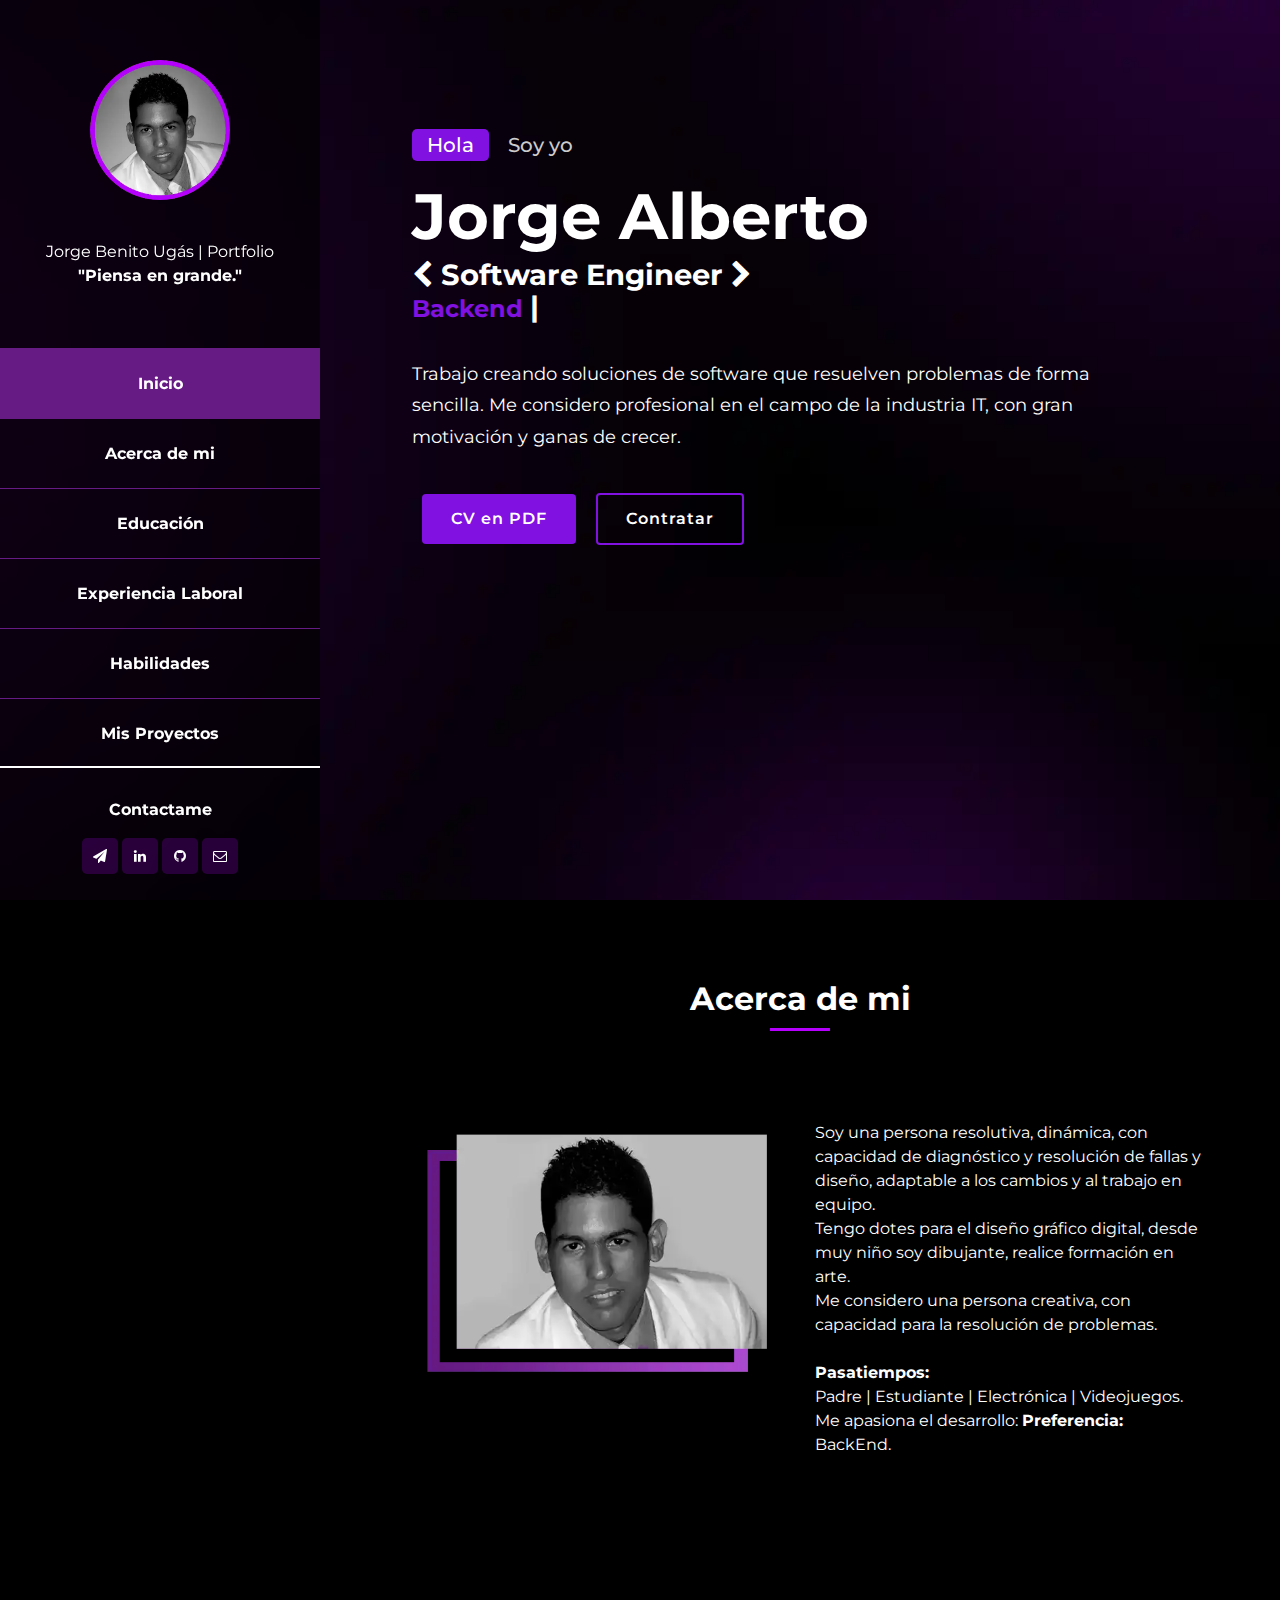
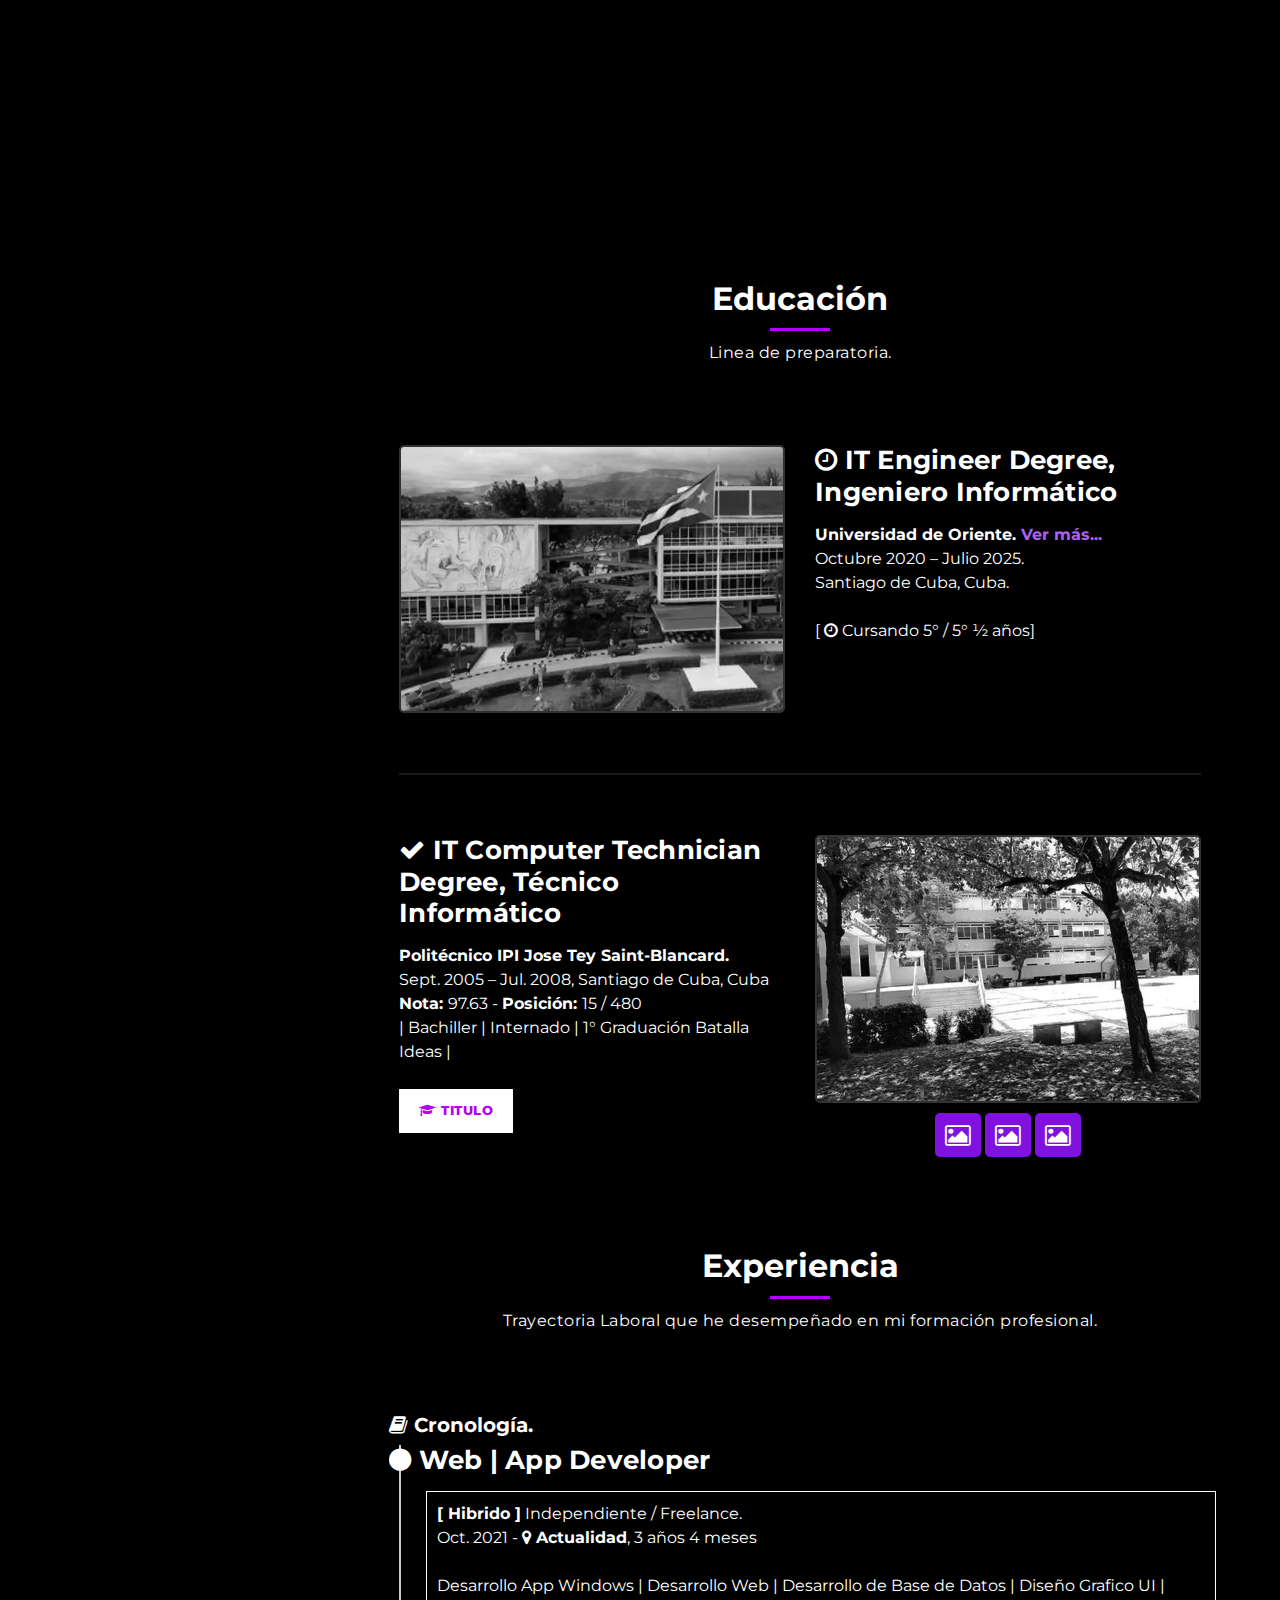
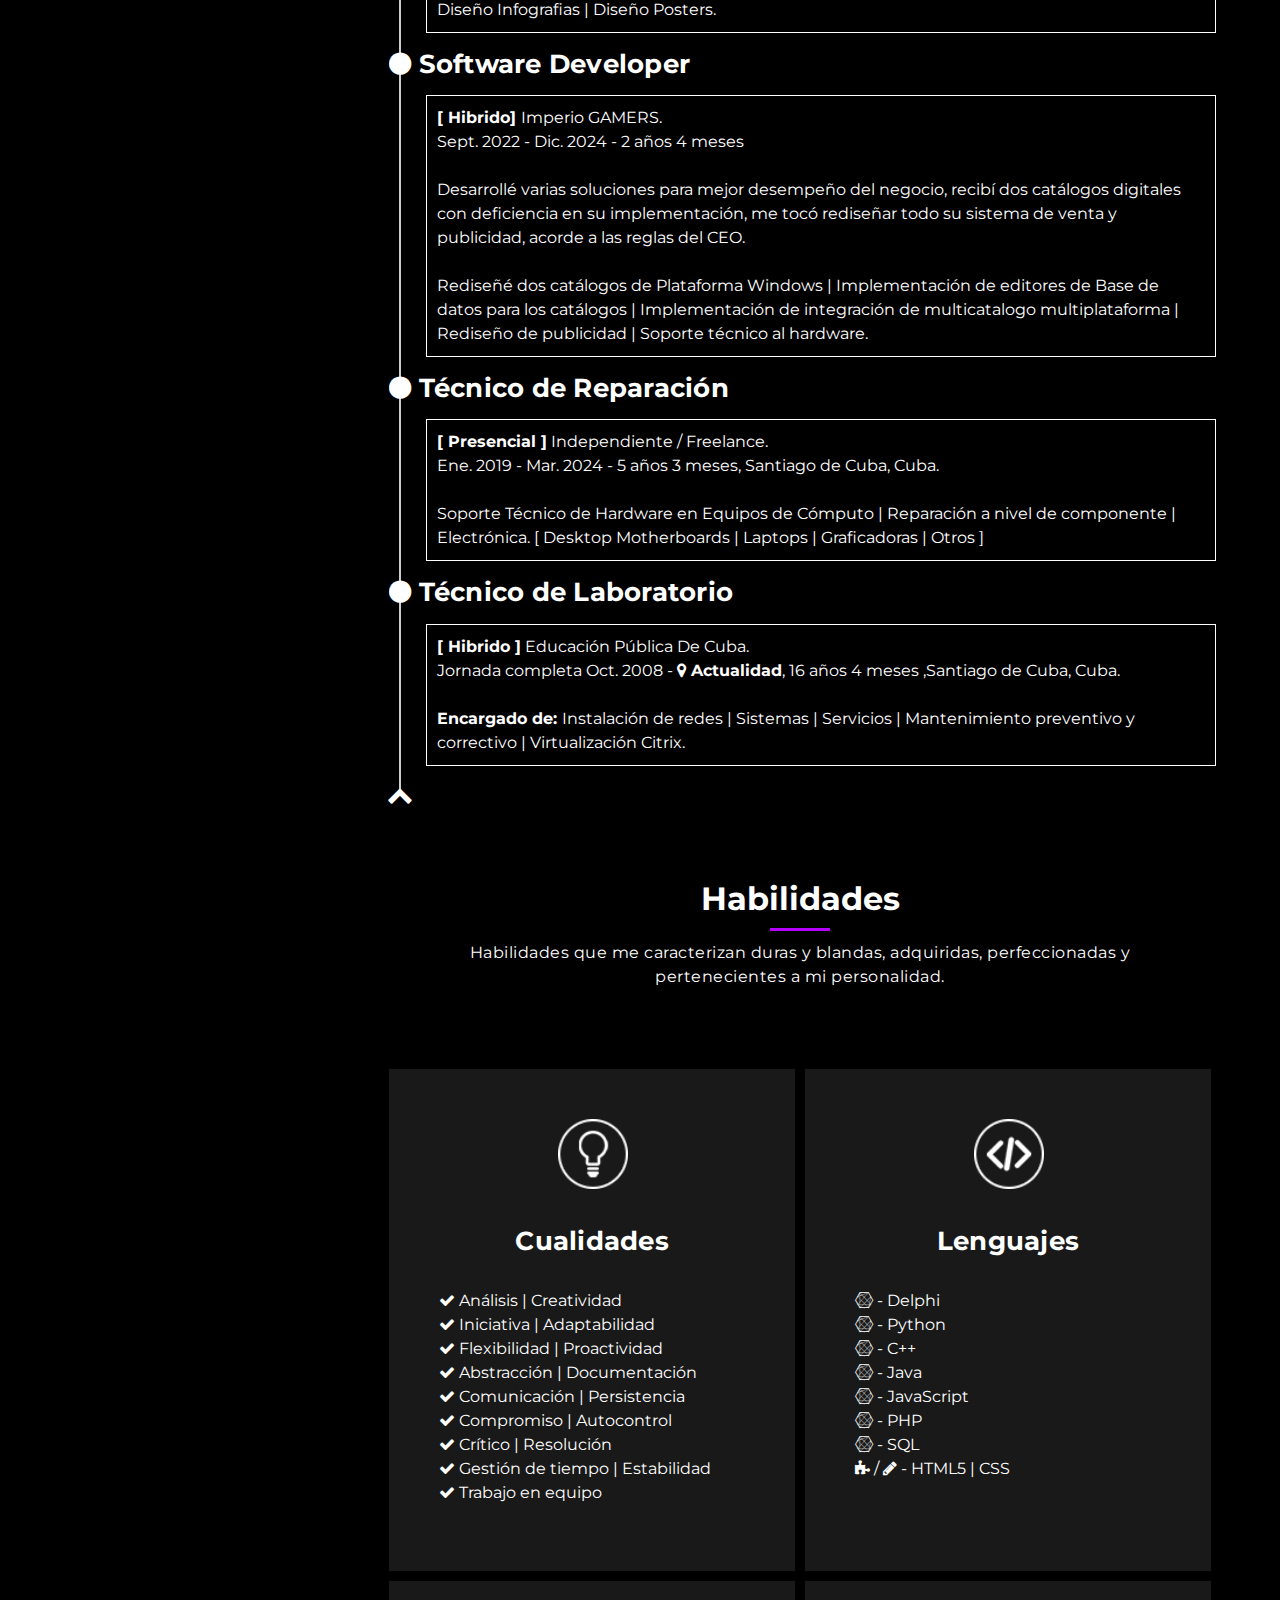
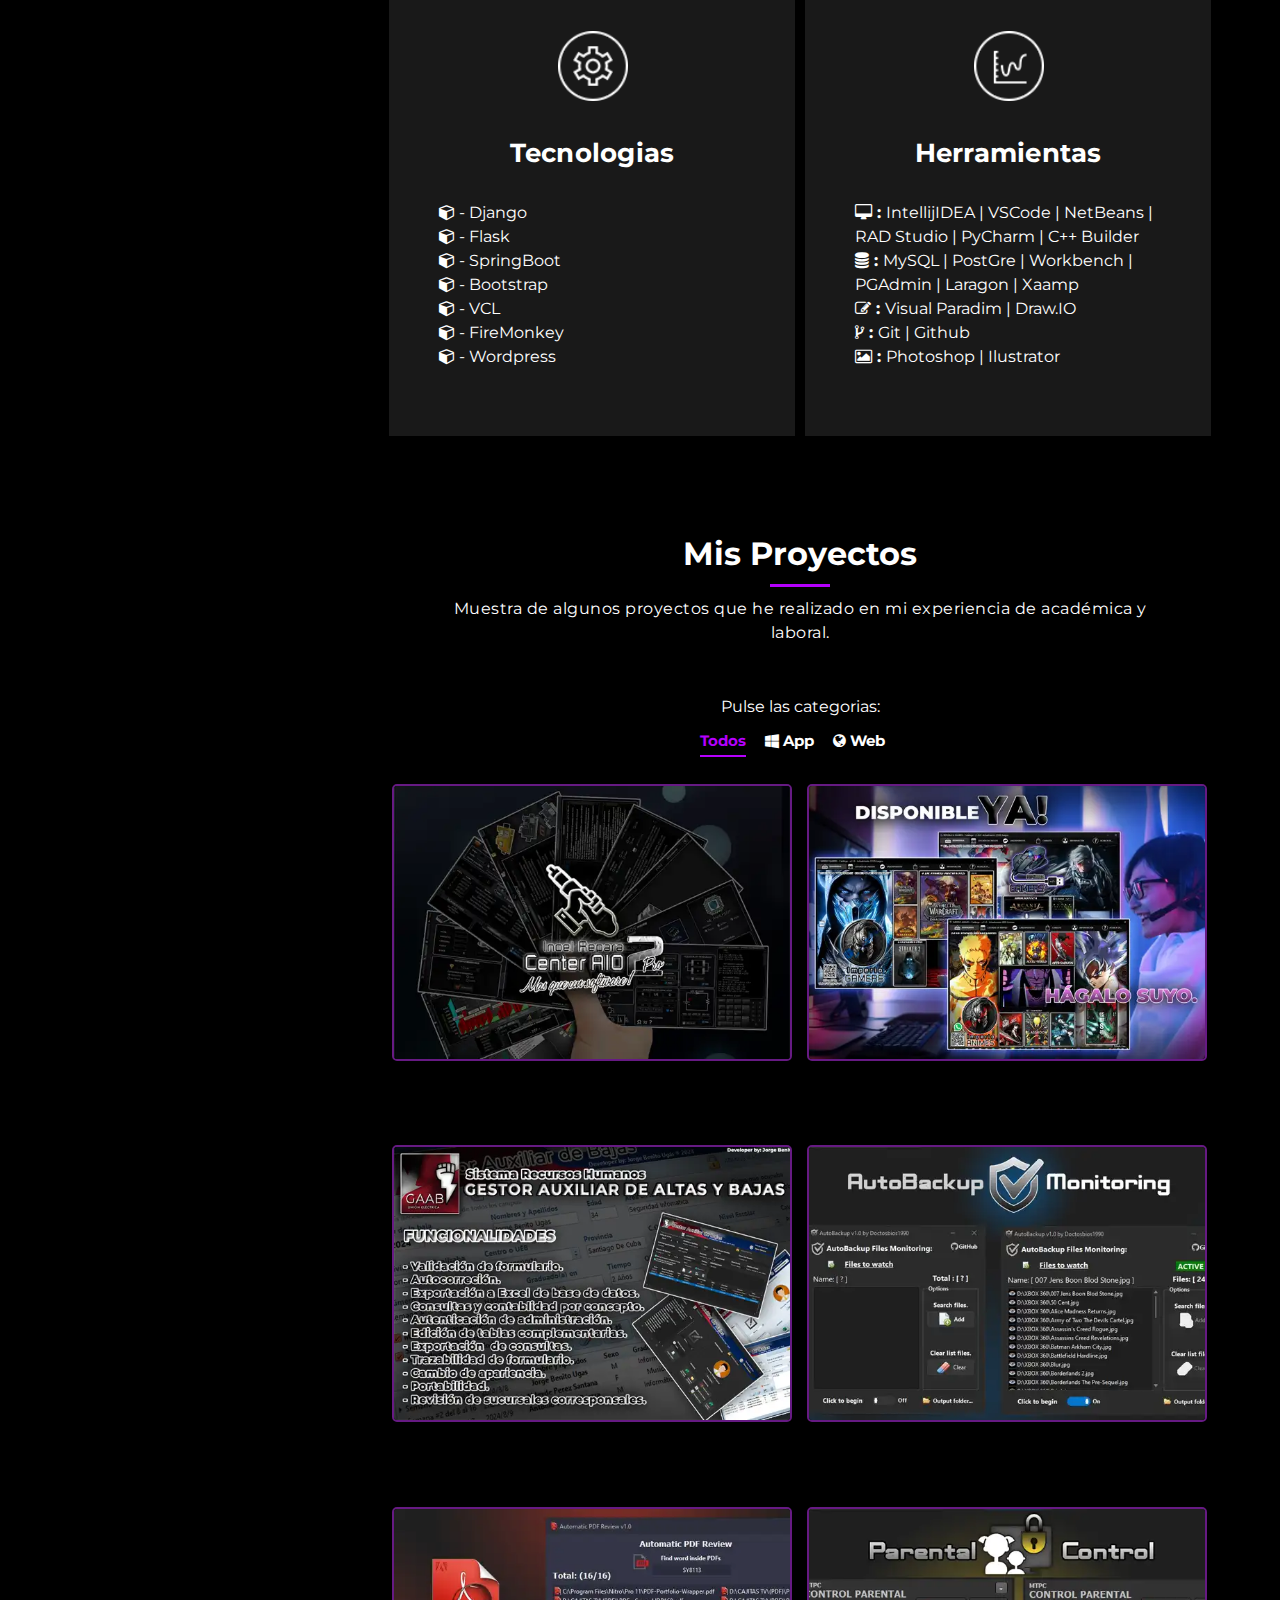
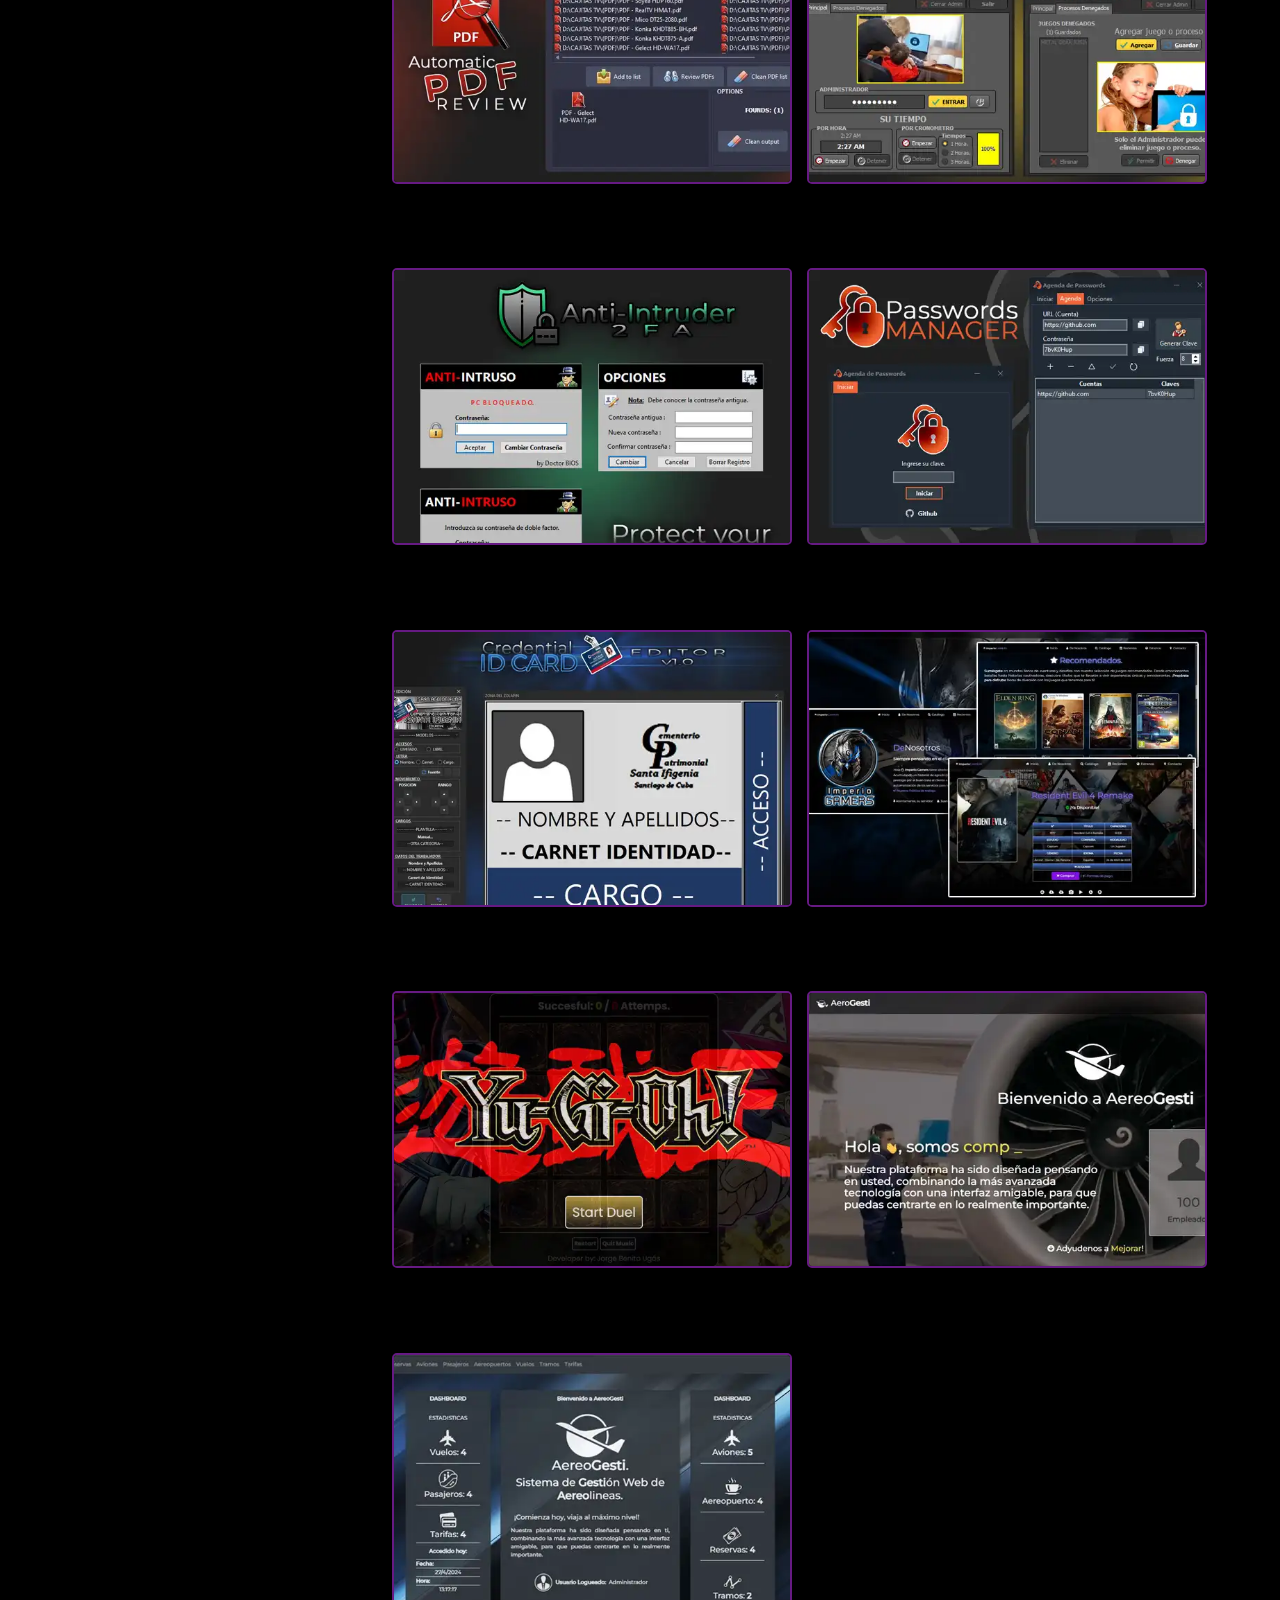
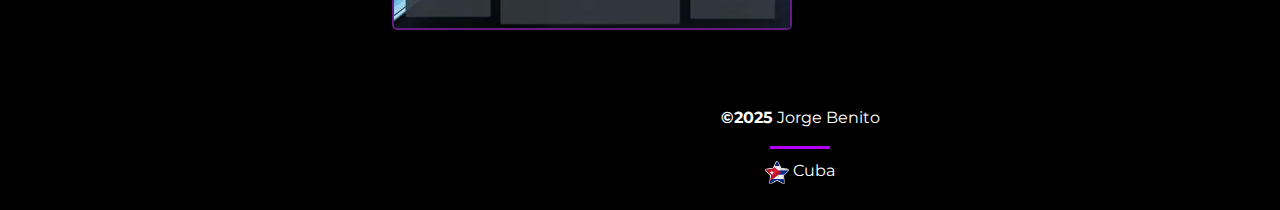
<file: index.html>
<!DOCTYPE html>
<html lang="en">
  <head>
    <meta charset="utf-8" />
    <meta name="viewport" content="width=device-width, initial-scale=1, shrink-to-fit=no"/>
    <meta name="author" content="Jorge Benito Ugás | Portfolio" />

    <!-- Primary Meta Tags -->
    <meta name="title" content="Jorge Benito Ugás | Portfolio">
    <meta name="description" content="Software Engineer • Trabajo creando soluciones de software que resuelven problemas de forma sencilla.">

    <!-- Open Graph / Facebook -->
    <meta property="og:type" content="website">
    <meta property="og:url" content="https://doctorbios1990.github.io">
    <meta property="og:title" content="Jorge Benito Ugás | Portfolio">
    <meta property="og:description" content="Software Engineer • Trabajo creando soluciones de software que resuelven problemas de forma sencilla.">
    <meta property="og:image" content="https://doctorbios1990.github.io/assets/images/thumb.webp">

    <!-- Twitter -->
    <meta property="twitter:card" content="summary_large_image">
    <meta property="twitter:url" content="https://doctorbios1990.github.io">
    <meta property="twitter:title" content="Jorge Benito Ugás | Portfolio">
    <meta property="twitter:description" content="Software Engineer • Trabajo creando soluciones de software que resuelven problemas de forma sencilla.">
    <meta property="twitter:image" content="https://doctorbios1990.github.io/assets/images/Thumb.webp">

    <title>Jorge Benito Ugás | Portfolio</title>
    <link rel="icon" type="image/png" href="favicon.ico">

    <!-- Bootstrap core CSS -->
    <link href="vendor/bootstrap/css/bootstrap.min.css" rel="stylesheet" />

    <!-- Additional CSS Files -->
    <link rel="stylesheet" href="assets/css/fontawesome.css" />
    <link rel="stylesheet" href="assets/css/templatemo-style.css" />
    <link rel="stylesheet" href="assets/css/owl.css" />
    <link rel="stylesheet" href="assets/css/lightbox.css" />
    <link href="assets/css/home.css" rel="stylesheet" />
  </head>

  <body>
  <div id="page-wraper">
      <!-- Sidebar Menu -->
      <div class="responsive-nav">
        <i class="fa fa-bars" id="menu-toggle"></i>
        <div id="menu" class="menu">
          <i class="fa fa-times" id="menu-close"></i>
          <div class="container">
            <div class="image">
              <a href="#"><img src="assets/images/author-image.webp" alt="" /></a>
            </div>

            <div class="author-content">
              <p>Jorge Benito Ugás | Portfolio </br>
              <strong> "Piensa en grande."</strong></p>
            </div>

            <nav class="main-nav" role="navigation">
              <ul class="main-menu">
                <li><a href="#section0">Inicio</a></li>
                <li><a href="#section1">Acerca de mi</a></li>
                <li><a href="#section4">Educación</a></li>
                <li><a href="#section5">Experiencia Laboral</a></li>
                <li><a href="#section2">Habilidades</a></li>
                <li><a href="#section3">Mis Proyectos</a></li>
              </ul>
            </nav>
            <div class="social-network">
                <p><strong>Contactame</strong></p>
              <ul class="soial-icons">
                <li>
                  <a href="https://t.me/doctorbios"><i class="fa fa-paper-plane"></i></a>
                </li>
                <li>
                  <a href="https://www.linkedin.com/in/jorge-benito-ug%C3%A1s"><i class="fa fa-linkedin"></i></a>
                </li>
                <li>
                  <a href="https://github.com/doctorbios1990"><i class="fa fa-github"></i></a>
                </li>
                <li>
                  <a href="mailto:jorgebenitougas@gmail.com"><i class="fa fa-envelope-o"></i></a>
                </li>
              </ul>
              </br></br>
            </div>
          </div>
        </div>
      </div>
      <!-- End Sidebar Menu -->

      <!-- Home-->
      <section class="section" id="firstSection" data-section="section0">
        <div class="container">

          <div class="home-text">
            <div class="slide">
                <span class="uno"></i>Hola</span>
                <span class="dos">Soy yo</span>
            </div>
            <h1>Jorge Alberto</h1>
            
            <h3><i class="fa fa-chevron-left"></i> Software Engineer <i class="fa fa-chevron-right"></i><br>
            <span class="typer" 
                              id="some-id" 
                              data-delay="100" 
                              data-delim=":" 
                              data-words="Backend Developer.:App Developer.: Web Developer.:" 
                              data-colors="#8011e0;"></span>
                        <span class="cursor" 
                              data-cursordisplay=" |" 
                              data-owner="some-id" 
                              style="transition: all 0.1s ease 0s; opacity: 1;"> |
                        </span>
            </span>
            </h3>

            <p>
              Trabajo creando soluciones de software que resuelven problemas de forma sencilla.
              Me considero profesional en el campo de la industria IT, con gran motivación y ganas de crecer. 
            </p> 

        <div class="button">
		        <a href="cv/CV - Jorge Alberto - ES.pdf" class="btn">CV en PDF</a>
            <a href="tg://resolve?domain=doctorbios&text=Hola, me interesa entrevistarlo." class="btn">Contratar</a>
        </div>
        </div>
     </section>
      <!-- End Home-->

      <!-- About Me-->    
      <section class="section about-me" data-section="section1">
        <div class="container">
          <div class="section-heading">
            <h2>Acerca de mi</h2>
            <div class="line-dec"></div>
          </div>
          <div class="left-image-post">
            <div class="row">
              <div class="col-md-6">
                <div class="left-image">
                  <img id="profile" src="assets/images/profile.webp" alt="Profile" />
                </div>
              </div>
              <div class="col-md-6">
                <div class="right-text">
                  <span>
                    Soy una persona resolutiva, dinámica, con capacidad de diagnóstico y resolución de fallas y diseño, 
                    adaptable a los cambios y al trabajo en equipo. </br>
                    Tengo dotes para el diseño gráfico digital, desde muy niño soy dibujante, realice formación en arte.</br>
                    Me considero una persona creativa, con capacidad para la resolución de problemas.</br></br>
                    <strong>Pasatiempos: </strong></br> Padre | Estudiante | Electrónica | Videojuegos.</br>
                  Me apasiona el desarrollo: <strong>Preferencia: </strong>BackEnd.
                  </span>
                  <p>
                  </p>
                </div>
              </div>
            </div>
          </div>
         </div>
      </section>
      <!-- End About Me-->

      <!-- Education-->
      <section class="section about-me" data-section="section4" id="experiencia">
        <div class="container" >
          <div class="section-heading">
            <h2>Educación</h2>
            <div class="line-dec"></div>
            <span>Linea de preparatoria.</span>
          </div>
          
          <!--Educacion Last-->
          <div class="left-image-post">
            <div class="row">
              <div class="col-md-6">
                <div class="left-image">
                  <img src="assets/images/uni.webp" alt="Uni" id="Exp"/>
                </div>
              </div>
              <div class="col-md-6">
                <div class="right-text">
                  <h4><i class="fa fa-clock-o"></i> IT Engineer Degree, Ingeniero Informático</h4>
                  <p>
                    <strong>Universidad de Oriente.</strong><a target="_blank" href="https://www.uo.edu.cu"> Ver más...</a></br>
                    Octubre 2020 – Julio 2025.</br> Santiago de Cuba, Cuba. </br></br>
                    [ <i class="fa fa-clock-o"></i> Cursando 5° / 5° ½ años]
                  </p>
                </div>
              </div>
            </div>
          </div>
          
          <!--Educacion First-->
          <div class="right-image-post">
            <div class="row">
              <div class="col-md-6">
                <div class="left-text">
                  <h4><i class="fa fa-check"></i> IT Computer Technician Degree, Técnico Informático </h4>
                    <p>
                       <strong>Politécnico IPI Jose Tey Saint-Blancard. </strong></br>
                       Sept. 2005 – Jul. 2008, Santiago de Cuba, Cuba</br>
                       <strong>Nota: </strong>97.63 - <strong>Posición: </strong>15 / 480</br>
                      | Bachiller | Internado | 1° Graduación Batalla Ideas |

                    </p>
                    <div class="white-button">
                      <a
                        href="assets/images/titulo-tecnico.webp"
                        data-lightbox="titulo"
                        data-title="Titulo de Bachiller y Técnico en Informática"
                        ><i class="fa fa-graduation-cap"></i
                      > Titulo</a>

                    </div>                    
                </div>
              </div>
              <div class="col-md-6">
                <div class="right-image">
                   <img src="assets/images/IPI.webp" alt="" id="Exp"/>

                   <!--Scholl picture--> 
                   <center>
                    <figcaption class="pictureSchool">
                        <!-- Picture 1-->
                        <a
                          href="assets/images/gallery-IPI/1.webp"
                          data-lightbox="img-IPI"
                          data-title="Plaza central."
                          ><i class="fa fa-image"></i></a>
                        <!-- Picture 2-->
                        <a
                          href="assets/images/gallery-IPI/2.webp"
                          data-lightbox="img-IPI"
                          data-title="Trabajo Final de Curso."
                        ><i class="fa fa-image"></i></a>

                        <!-- Picture 3-->
                        <a
                          href="assets/images/gallery-IPI/3.webp"
                          data-lightbox="img-IPI"
                          data-title="Estudiantes reunidos."
                        ><i class="fa fa-image"></i></a>
                    </figcaption>
                  </figure>
                  </center>
                  <!--End Scholl picture--> 
                </div>
              </div>
            </div>
          </div>
        </div>
      </section>
      <!-- End Education-->

      <!-- Experience -->
      <section class="section about-me" data-section="section5">
        <div class="container">
          <div class="section-heading">
            <h2>Experiencia</h2>
            <div class="line-dec"></div>
            <span>Trayectoria Laboral que he desempeñado en mi formación profesional.</span>
          </div>

          <div class="row" id="arrowUp">
            <h5 class="title"><strong><i class="fa fa-book"></i> Cronología.</strong></h5>
          </div>

          <div class="expLine">
          <!--Educacion Last-->
          <div class="left-image-post">
            <div class="row">
                    <div class="right-text">
                      <h4 class="title"><i class="fa fa-circle"></i> Web | App Developer</h4>
                      <p>
                        <strong>[ Hibrido ]</strong> Independiente / Freelance.</br>
                        Oct. 2021 - <strong><i class="fa fa-map-marker"></i> Actualidad</strong>, 3 años 4 meses</br></br>
                        Desarrollo App Windows
                        | Desarrollo Web
                        | Desarrollo de Base de Datos
                        | Diseño Grafico UI
                        | Diseño Infografias
                        | Diseño Posters.
                      </p>
                    </div>

                    <div class="right-text">
                      <h4 class="title"><i class="fa fa-circle"></i> Software Developer</h4>
                      <p>
                        <strong>[ Hibrido] </strong> Imperio GAMERS. </br>
                        Sept. 2022 - Dic. 2024 - 2 años 4 meses </br></br>

                        Desarrollé varias soluciones para mejor desempeño del negocio, recibí dos catálogos 
                        digitales con deficiencia en su implementación, me tocó rediseñar todo su sistema de 
                        venta y publicidad, acorde a las reglas del CEO.</br></br>

                        Rediseñé dos catálogos de Plataforma Windows
                        | Implementación de editores de Base de datos para los catálogos
                        | Implementación de integración de multicatalogo multiplataforma
                        | Rediseño de publicidad
                        | Soporte técnico al hardware.
                      </p>
                    </div>              

                    <div class="right-text">
                      <h4 class="title"><i class="fa fa-circle"></i> Técnico de Reparación</h4>
                      <p>
                        <strong>[ Presencial ]</strong> Independiente / Freelance.</br>
                        Ene. 2019 - Mar. 2024 - 5 años 3 meses, Santiago de Cuba, Cuba. </br></br>

                        Soporte Técnico de Hardware en Equipos de Cómputo
                        | Reparación a nivel de componente | Electrónica. [ 
                          Desktop Motherboards
                        | Laptops
                        | Graficadoras
                        | Otros ]
                      </p>
                    </div>

                    <div class="right-text">
                      <h4 class="title"><i class="fa fa-circle"></i> Técnico de Laboratorio</h4>
                      <p>
                        <strong>[ Hibrido ]</strong> Educación Pública De Cuba.</br>
                        Jornada completa Oct. 2008 - <strong><i class="fa fa-map-marker"></i> Actualidad</strong>, 16 años 4 meses ,Santiago de Cuba, Cuba. </br></br>

                        <strong>Encargado de: </strong> 
                        Instalación de redes
                        | Sistemas
                        | Servicios
                        | Mantenimiento preventivo y correctivo
                        | Virtualización Citrix.
                      </p>
                    </div>
              </div>

              <div class="row" id="arrowDown">
                <h4 class="title"><i class="fa fa-chevron-up"></i></h4>
              </div>
              
          </div>
        </div>

        </div>
      </section>
      <!-- End Experience-->

        <!-- Skills -->
            <section class="section my-services" data-section="section2">
              <div class="container">
                <div class="section-heading">
                  <h2>Habilidades</h2>
                  <div class="line-dec"></div>
                  <span>
                    Habilidades que me caracterizan duras y blandas, adquiridas, perfeccionadas y 
                    pertenecientes a mi personalidad.
                  </span>
                </div>
                <div class="row">

                  <!--Item-->
                  <div class="col-md-6">
                    <div class="service-item">
                      <div class="first-service-icon service-icon"></div>
                      <h4>Cualidades</h4></br>
                      <p>
                          <i class="fa fa-check"></i> Análisis | Creatividad</br>
                          <i class="fa fa-check"></i> Iniciativa | Adaptabilidad</br>
                          <i class="fa fa-check"></i> Flexibilidad | Proactividad</br> 
                          <i class="fa fa-check"></i> Abstracción | Documentación</br>
                          <i class="fa fa-check"></i> Comunicación | Persistencia</br>
                          <i class="fa fa-check"></i> Compromiso | Autocontrol</br>
                          <i class="fa fa-check"></i> Crítico | Resolución</br>
                          <i class="fa fa-check"></i> Gestión de tiempo | Estabilidad</br>
                          <i class="fa fa-check"></i> Trabajo en equipo </br>
                      </p>
                    </div>
                  </div>

                  <!--Item-->
                  <div class="col-md-6">
                    <div class="service-item">
                      <div class="second-service-icon service-icon"></div>
                      <h4>Lenguajes</h4></br>
                      <p>
                        <i class="fa fa-connectdevelop"></i> - Delphi</br>
                        <i class="fa fa-connectdevelop"></i> - Python</br>
                        <i class="fa fa-connectdevelop"></i> - C++</br>
                        <i class="fa fa-connectdevelop"></i> - Java</br>
                        <i class="fa fa-connectdevelop"></i> - JavaScript</br>
                        <i class="fa fa-connectdevelop"></i> - PHP</br>
                        <i class="fa fa-connectdevelop"></i> - SQL</br>                  
                        <i class="fa fa-puzzle-piece"></i> / <i class="fa fa-pencil"></i> - HTML5 | CSS
                      </p>

                    </div>
                  </div>

                  <!--Item-->
                  <div class="col-md-6">
                    <div class="service-item">
                      <div class="third-service-icon service-icon"></div>
                      <h4>Tecnologias</h4></br>
                      <p>
                          <i class="fa fa-cube"></i> - Django</br>
                          <i class="fa fa-cube"></i> - Flask</br> 
                          <i class="fa fa-cube"></i> - SpringBoot</br>
                          <i class="fa fa-cube"></i> - Bootstrap</br>
                          <i class="fa fa-cube"></i> - VCL</br>
                          <i class="fa fa-cube"></i> - FireMonkey</br>
                          <i class="fa fa-cube"></i> - Wordpress
                      </p>
                    </div>
                  </div>

                  <!--Item-->
                  <div class="col-md-6">
                    <div class="service-item">
                      <div class="fourth-service-icon service-icon"></div>
                      <h4>Herramientas</h4></br>
                      <p>
                        <strong><i class="fa fa-desktop"></i> : </strong> IntellijIDEA | VSCode | NetBeans | RAD Studio | PyCharm | C++ Builder</br>
                        <strong><i class="fa fa-database"></i> : </strong>MySQL | PostGre | Workbench | PGAdmin | Laragon | Xaamp</br>
                        <strong><i class="fa fa-edit"></i> : </strong> Visual Paradim | Draw.IO</br>
                        <strong><i class="fa fa-code-fork"></i> : </strong> Git | Github</br>
                        <strong><i class="fa fa-image"></i> : </strong> Photoshop | Ilustrator</br>
                      </p>
                    </div>
                  </div>
                </div>
              </div>
            </section>
            <!-- End Skills -->

            <!-- Mys projects -->
            <section class="section my-work" data-section="section3">
              <div class="container">
                <div class="section-heading">
                  <h2>Mis Proyectos</h2>
                  <div class="line-dec"></div>
                  <span>Muestra de algunos proyectos que he realizado en mi experiencia de académica y laboral.</span>
                </div>
                <div class="row">
                  <div class="isotope-wrapper">
                    <center>Pulse las categorias:</center>
                    <form class="isotope-toolbar">
                      <label>
                        <input
                          type="radio"
                          data-type="*"
                          checked=""
                          name="isotope-filter"
                        />
                      <span>Todos</span>
                      </label>

                      <label>
                        <input
                          type="radio"
                          data-type="App"
                          name="isotope-filter"
                        />
                        <span><i class="fa fa-windows"></i> App</span></label
                      >
                      <label>
                        <input
                          type="radio"
                          data-type="Web"
                          name="isotope-filter"
                        />
                        <span><i class="fa fa-globe"></i> Web</span>
                      </label>
                    
                    </form>

                  <!-- Cards -->
                    <div class="isotope-box">

                          <!--App Example--> 
                          <div class="isotope-item" data-type="App">
                            <figure class="snip1321">
                              <img
                                src="assets/images/apps/thumbs/th-center-aio.webp"
                                alt="Automatic PDf Review"
                              />
                              <figcaption>
                                <a
                                  href="aio-center/images/screens/main.webp"
                                  data-lightbox="image-1"
                                  data-title="Center AIO Pro, software de gestion completa de talleres."
                                  ><i class="fa fa-search"></i>
                                </a>
                                <h4>Center AIO Pro.</h4>
                                <a target="_blank" href="https://doctorbios1990.github.io/aio-center">
                                <strong id="proyect">[Website]</strong></a>
                                <a target="_blank" href="https://github.com/DoctorBIOS1990/aio-center-pro">
                                <strong id="proyect">[GitHub]</strong></a>
                                </figcaption>
                            </figure>
                        </div>
                        <!--End App Example--> 

                        <!--App Example--> 
                        <div class="isotope-item" data-type="App">
                          <figure class="snip1321">
                            <img
                              src="assets/images/apps/thumbs/th-catalogos.webp"
                              alt="Auto Backup Monitoring."
                            />
                            <figcaption>
                              <a
                                href="assets/images/apps/catalogos.webp"
                                data-lightbox="image-2"
                                data-title="Catalogos de entretenimiento, gestión de ventas y consultas."
                                ><i class="fa fa-search"></i>
                                </a>
                              <h4>Catálogos de Entretenimiento.</h4>
                              <a target="_blank" href="https://github.com/DoctorBIOS1990/digital-catalogs-for-windows"><strong id="proyect">[Proyecto Github]</strong></a>
                            </figcaption>
                          </figure>
                        </div>
                        <!--End App Example--> 

                        <!--App Example--> 
                        <div class="isotope-item" data-type="App">
                          <figure class="snip1321">
                            <img
                              src="assets/images/apps/thumbs/th-gaab.webp"
                              alt="Auto Backup Monitoring."
                            />
                            <figcaption>
                              <a
                                href="assets/images/apps/gaab.webp"
                                data-lightbox="image-3"
                                data-title="Sistema de gestión de altas y bajas, para la UNE."
                                ><i class="fa fa-search"></i>
                              </a>
                              <h4>Gestor Auxiliar </br>de altas y bajas.</h4>
                              
                            </figcaption>
                          </figure>
                        </div>
                        <!--End App Example--> 

                        <!--App Example--> 
                        <div class="isotope-item" data-type="App">
                          <figure class="snip1321">
                            <img
                              src="assets/images/apps/thumbs/th-auto-backup.webp"
                              alt="Auto Backup Monitoring."
                            />
                            <figcaption>
                              <a
                                href="assets/images/apps/auto-backup.webp"
                                data-lightbox="image-4"
                                data-title="Auto Backup Monitoring"
                                ><i class="fa fa-search"></i>
                              </a>
                              <h4>Auto Backup Monitoring.</h4>
                              <a target="_blank" href="https://github.com/DoctorBIOS1990/auto-backup-monitoring"><strong id="proyect">[Proyecto Github]</strong></a>
                            </figcaption>
                          </figure>
                        </div>
                        <!--End App Example--> 
                      
                        <!--App Example--> 
                        <div class="isotope-item" data-type="App">
                            <figure class="snip1321">
                              <img
                                src="assets/images/apps/thumbs/th-pdf-review.webp"
                                alt="Automatic PDf Review"
                              />
                              <figcaption>
                                <a
                                  href="assets/images/apps/pdf-review.webp"
                                  data-lightbox="image-5"
                                  data-title="Automatic PDF Review"
                                  ><i class="fa fa-search"></i>
                                </a>
                                <h4>Automatic PDF Review.</h4>
                                <a target="_blank" href="https://github.com/DoctorBIOS1990/automatic-pdf-review"><strong id="proyect">[Proyecto Github]</strong></a>
                              </figcaption>
                            </figure>
                        </div>
                        <!--End App Example--> 

                        <!--Web Example--> 
                        
                          <div class="isotope-item" data-type="App">
                            <figure class="snip1321">
                              <img
                                src="assets/images/apps/thumbs/th-control-parental.webp"
                                alt="Control Parental"
                              />
                              <figcaption>
                                <a
                                  href="assets/images/apps/control-arental.webp"
                                  data-lightbox="image-6"
                                  data-title="Control Parental"
                                  ><i class="fa fa-search"></i>
                                </a>
                                <h4>Control Parental.</h4>
                                <a target="_blank" href="https://github.com/DoctorBIOS1990/parental-control"><strong id="proyect">[Proyecto Github]</strong></a>
                              </figcaption>
                            </figure>
                          </div>
                          <!--End App Example--> 

                        <!--App Example--> 
                            <div class="isotope-item" data-type="App">
                            <figure class="snip1321">
                              <img
                                src="assets/images/apps/thumbs/th-anti-intruder.webp"
                                alt="Anti-Intruder"
                              />
                              <figcaption>
                                <a
                                  href="assets/images/apps/anti-inruder.webp"
                                  data-lightbox="image-7"
                                  data-title=Anti-Intruder"
                                  ><i class="fa fa-search"></i>
                                </a>
                                <h4>Anti-Intruder.</h4>
                                <a target="_blank" href="https://github.com/DoctorBIOS1990/anti-intruder-2fa"><strong id="proyect">[Proyecto Github]</strong></a>
                              </figcaption>
                            </figure>
                        </div>
                        <!--End App Example--> 

                        <!--App Example--> 
                        <div class="isotope-item" data-type="App">
                          <figure class="snip1321">
                            <img
                              src="assets/images/apps/thumbs/th-password-manager.webp"
                              alt="Automatic PDf Review"
                            />
                            <figcaption>
                              <a
                                href="assets/images/apps/password-manager.webp"
                                data-lightbox="image-8"
                                data-title="Password Manager"
                                ><i class="fa fa-search"></i>
                              </a>
                              <h4>Password Manager.</h4>
                              <a target="_blank" href="https://github.com/DoctorBIOS1990/passwords-manager"><strong id="proyect">[Proyecto Github]</strong></a>
                            </figcaption>
                          </figure>
                      </div>
                      <!--End App Example--> 

                      <!--App Example--> 
                        <div class="isotope-item" data-type="App">
                          <figure class="snip1321">
                            <img
                              src="assets/images/apps/thumbs/th-credential-id.webp"
                              alt="Credential ID Editor."
                            />
                            <figcaption>
                              <a
                                href="assets/images/apps/editor-credential.webp"
                                data-lightbox="image-9"
                                data-title="Credential ID Editor."
                                ><i class="fa fa-search"></i>
                              </a>
                              <h4>Credential ID Editor.</h4>
                              <a target="_blank" href="https://github.com/DoctorBIOS1990/credential-id-editor"><strong id="proyect">[Proyecto Github]</strong></a>
                            </figcaption>
                          </figure>
                        </div>
                        <!--End App Example--> 
                    
                          <!--Web Example--> 
                          <div class="isotope-item" data-type="Web">
                            <figure class="snip1321">
                              <img
                                src="assets/images/webs/thumbs/th-imperio-web-catalog-php.webp"
                                alt="Imperio PHP Catalog."
                              />
                              <figcaption>
                                <a
                                  href="assets/images/webs/imperio-php.webp"
                                  data-lightbox="image-10"
                                  data-title="Imperio PHP Catalog. Edición Portable para moviles. "
                                  ><i class="fa fa-search"></i>
                                </a>
                                <h4>Imperio Catalog.</h4>
                                <a target="_blank" href="https://github.com/DoctorBIOS1990/web-catalog-php">
                                <strong id="proyect">[Proyecto Github]</strong></a>
                                
                              </figcaption>
                            </figure>
                        </div>
                        <!--End Web Example--> 

                        <!--Web Example--> 
                          <div class="isotope-item" data-type="Web">
                            <figure class="snip1321">
                              <img
                                src="assets/images/webs/thumbs/th-couples.webp"
                                alt="Game Memory Couples."
                              />
                              <figcaption>
                                <a
                                  href="assets/images/webs/memory-couples.webp"
                                  data-lightbox="image-11"
                                  data-title="Couples game for childrens. Tematic: Yu-Gi-Oh! [Bebe llorones and Blaze]"
                                  ><i class="fa fa-search"></i>
                                </a>
                                <h4>Game Memory Couples.</h4>
                                <a target="_blank" href="https://github.com/DoctorBIOS1990/game-memory-couples">
                                </i><strong id="proyect">[Proyecto Github]</strong></a>
                              </figcaption>
                            </figure>
                        </div>
                      <!--End Web Example--> 

                          <!--Web Example--> 
                          <div class="isotope-item" data-type="Web">
                            <figure class="snip1321">
                              <img
                                src="assets/images/webs/thumbs/th-aerogesti-django.webp"
                                alt="Airline Project Django."
                              />
                              <figcaption>
                                <a
                                  href="assets/images/webs/airline-django.webp"
                                  data-lightbox="image-12"
                                  data-title="Airline Project Django."
                                  ><i class="fa fa-search"></i>
                                </a>
                                <h4>Airline Aerogesti.</h4>
                                <strong id="proyect">Django</strong><br>
                                <a target="_blank" href="https://github.com/DoctorBIOS1990/airline-project-django"><strong id="proyect">[Proyecto Github]</strong></a>
                                
                              </figcaption>
                            </figure>
                        </div>
                        <!--End Web Example--> 

                        <!--Web Example--> 
                          <div class="isotope-item" data-type="Web">
                            <figure class="snip1321">
                              <img
                                src="assets/images/webs/thumbs/th-aerogesti-spring.webp"
                                alt="Airline Aerogesti."
                              />
                              <figcaption>
                                <a
                                  href="assets/images/webs/airline-spring.webp"
                                  data-lightbox="image-13"
                                  data-title="Airline Project Spring."
                                  ><i class="fa fa-search"></i>
                                </a>
                                <h4>Airline Aerogesti.</h4>
                                <strong id="proyect">SpringBoot</strong><br>
                                <a target="_blank" href="https://github.com/DoctorBIOS1990/airline-project-spring"><strong id="proyect">[Proyecto Github]</strong></a>
                              </figcaption>
                            </figure>
                        </div>
                      <!--End Web Example--> 
                    </div>
                  </div>
                </div>
              </div>

              <div class="section-closing">
                <p><strong>©2025</strong> Jorge Benito</p>
                <div class="line-dec"></div>
                  <p><img src="assets/images/Star Cuba.webp" alt="Bandera Cuba" style="width:24px;"> Cuba</p>
              </div>
              
            </section>
            <!-- End Mys projects -->

      <!-- Float scroll -->
      <a href="#" class="scrollup"><i class="fa fa-chevron-circle-up"></i></a>

   </div>

  </body>
        <!-- Scripts -->
        <script src="vendor/jquery/jquery.min.js"></script>
        <script src="vendor/bootstrap/js/bootstrap.bundle.min.js"></script>
        <script src="assets/js/isotope.min.js"></script>
        <script src="assets/js/owl-carousel.js"></script>
        <script src="assets/js/lightbox.js"></script>
        <script src="assets/js/custom.js"></script>
        <script src="assets/js/moment.js"></script>
        <script src="assets/js/all.js"></script>
        <script src="assets/js/scroll.js"></script>
        <script src="assets/js/script.js"></script>
</html>
</file>
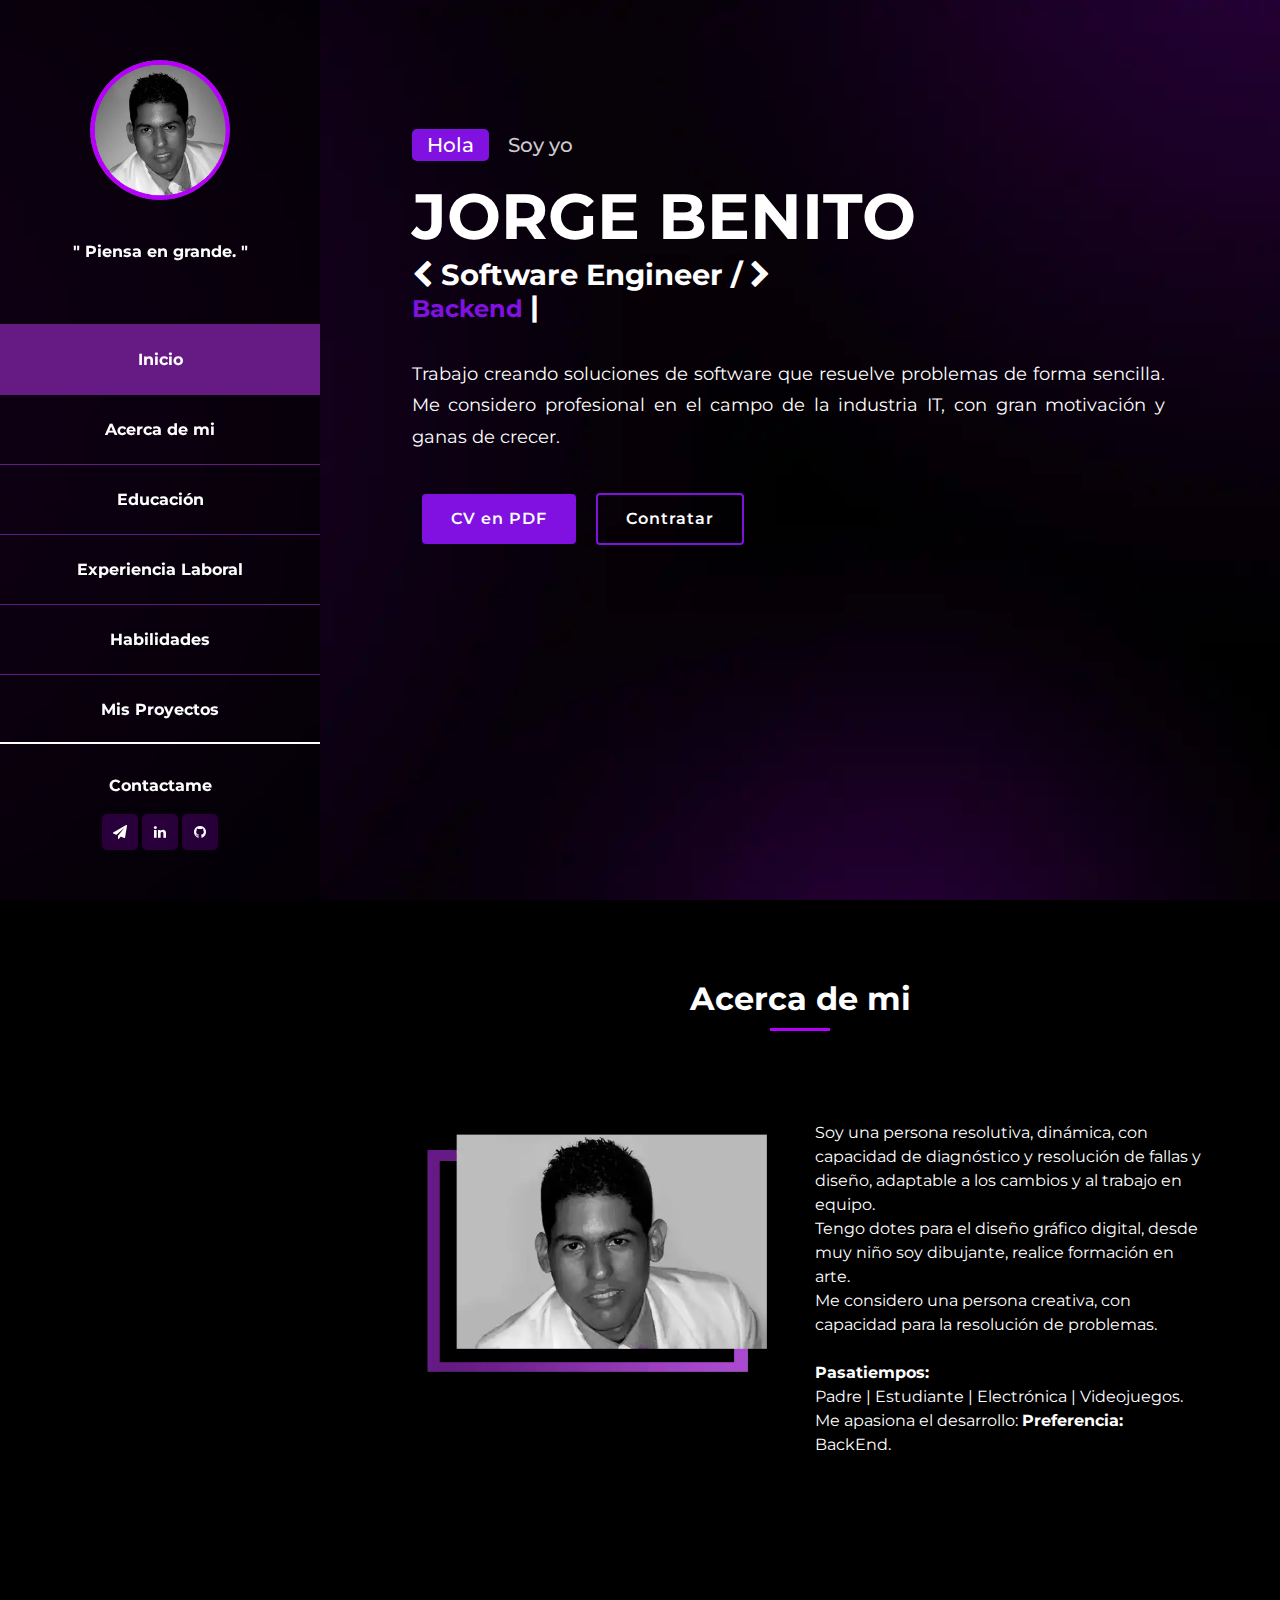
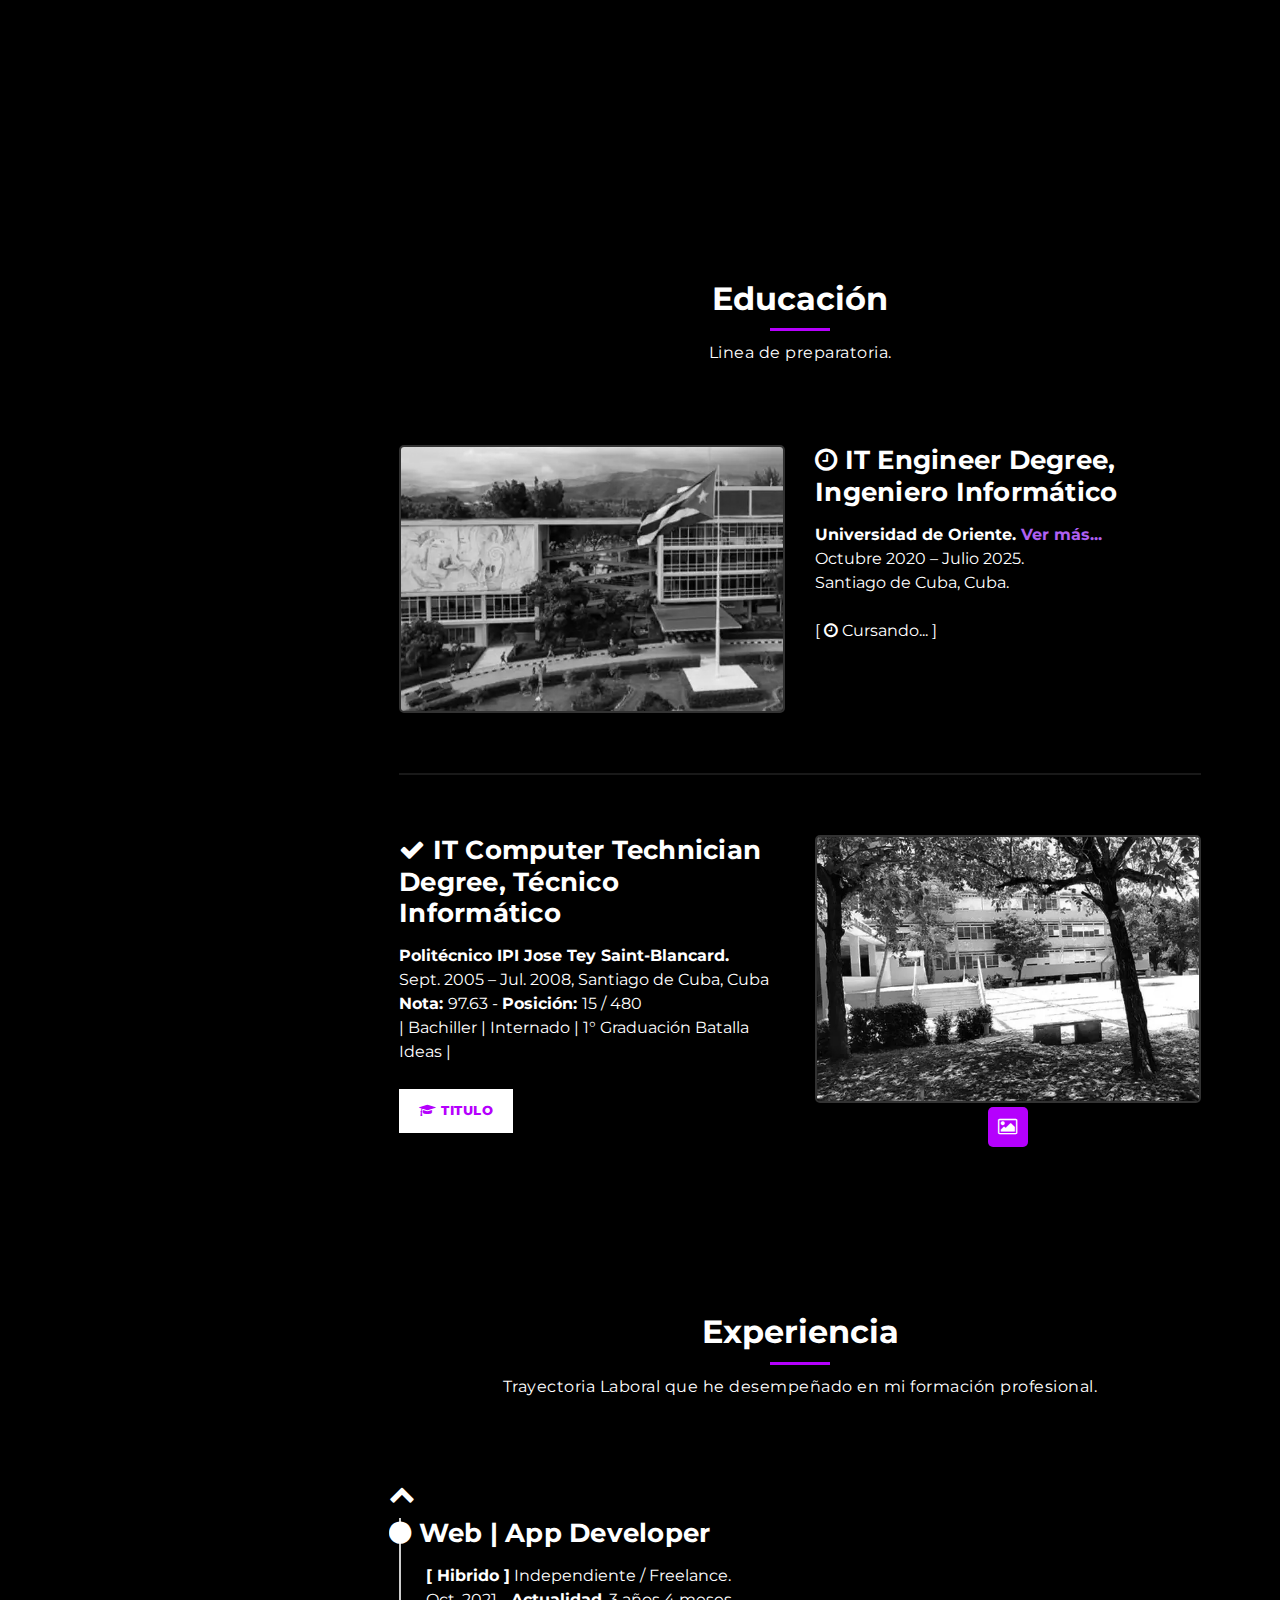
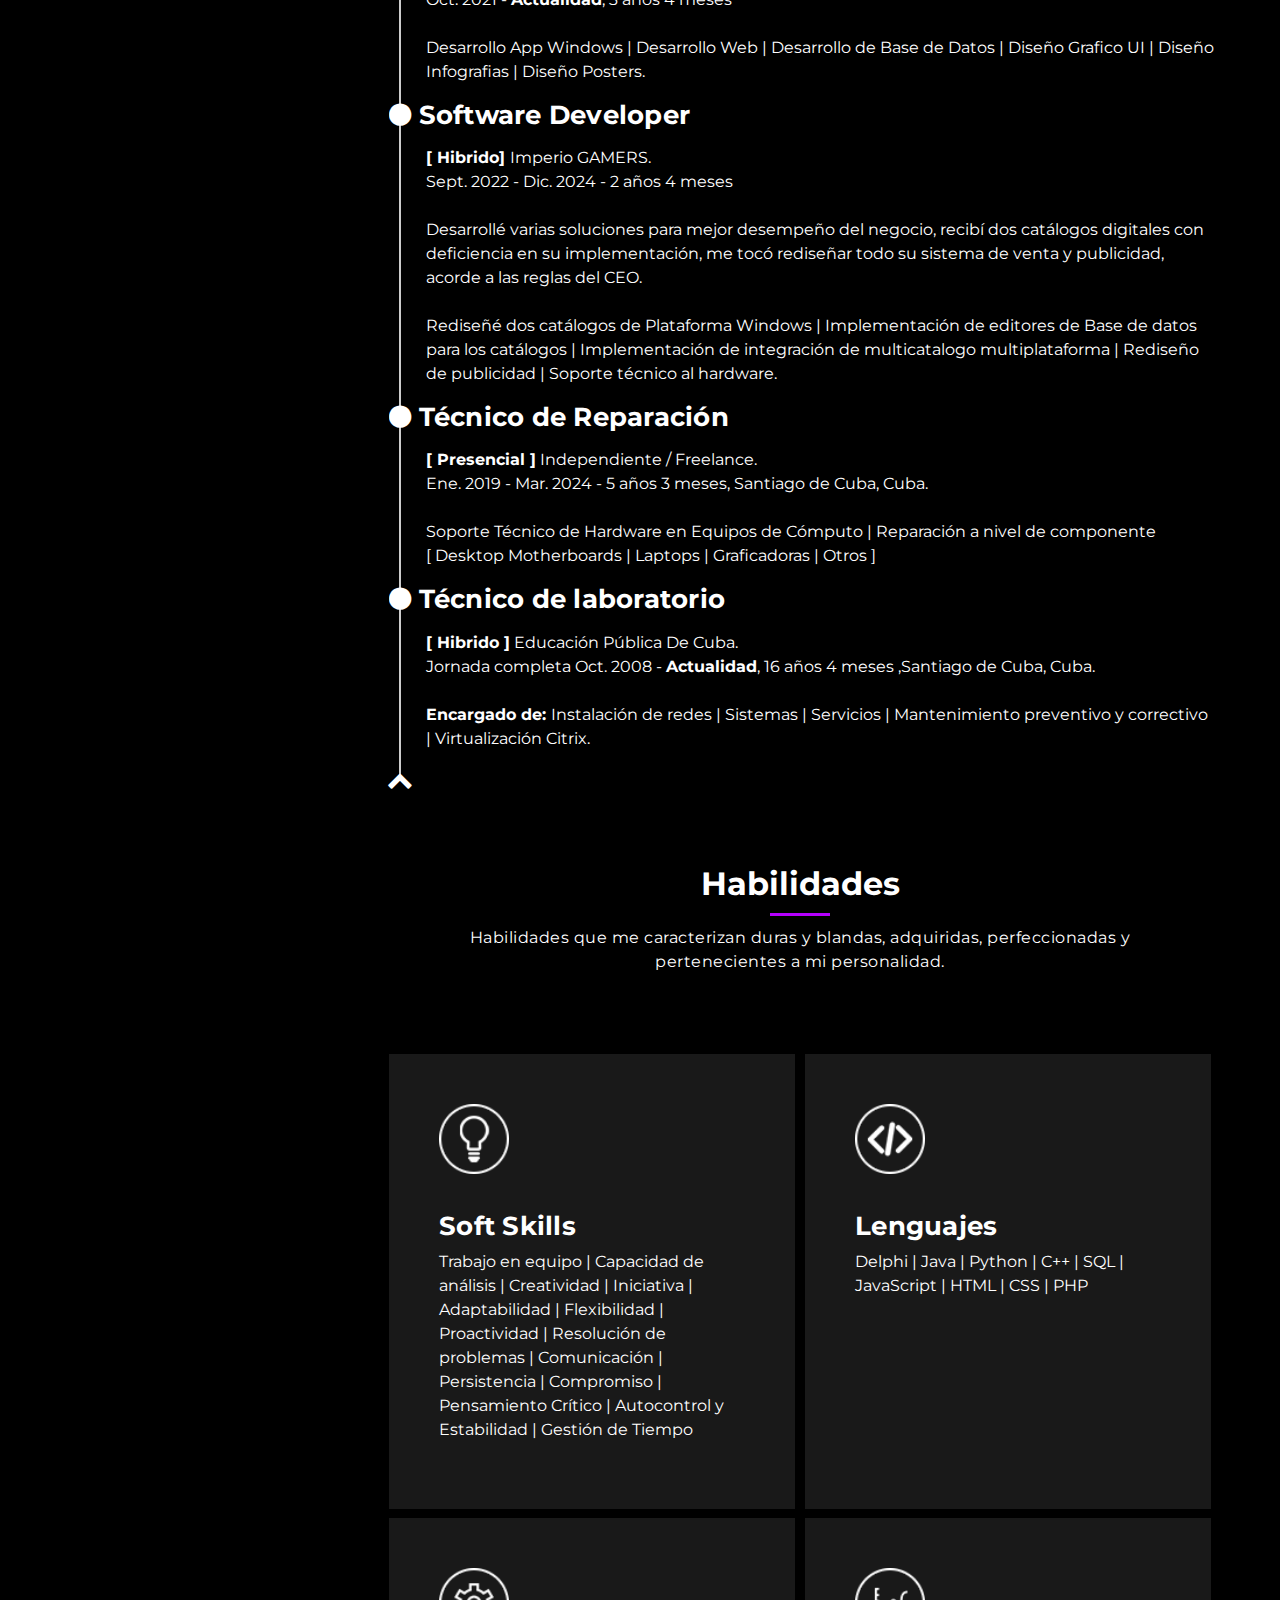
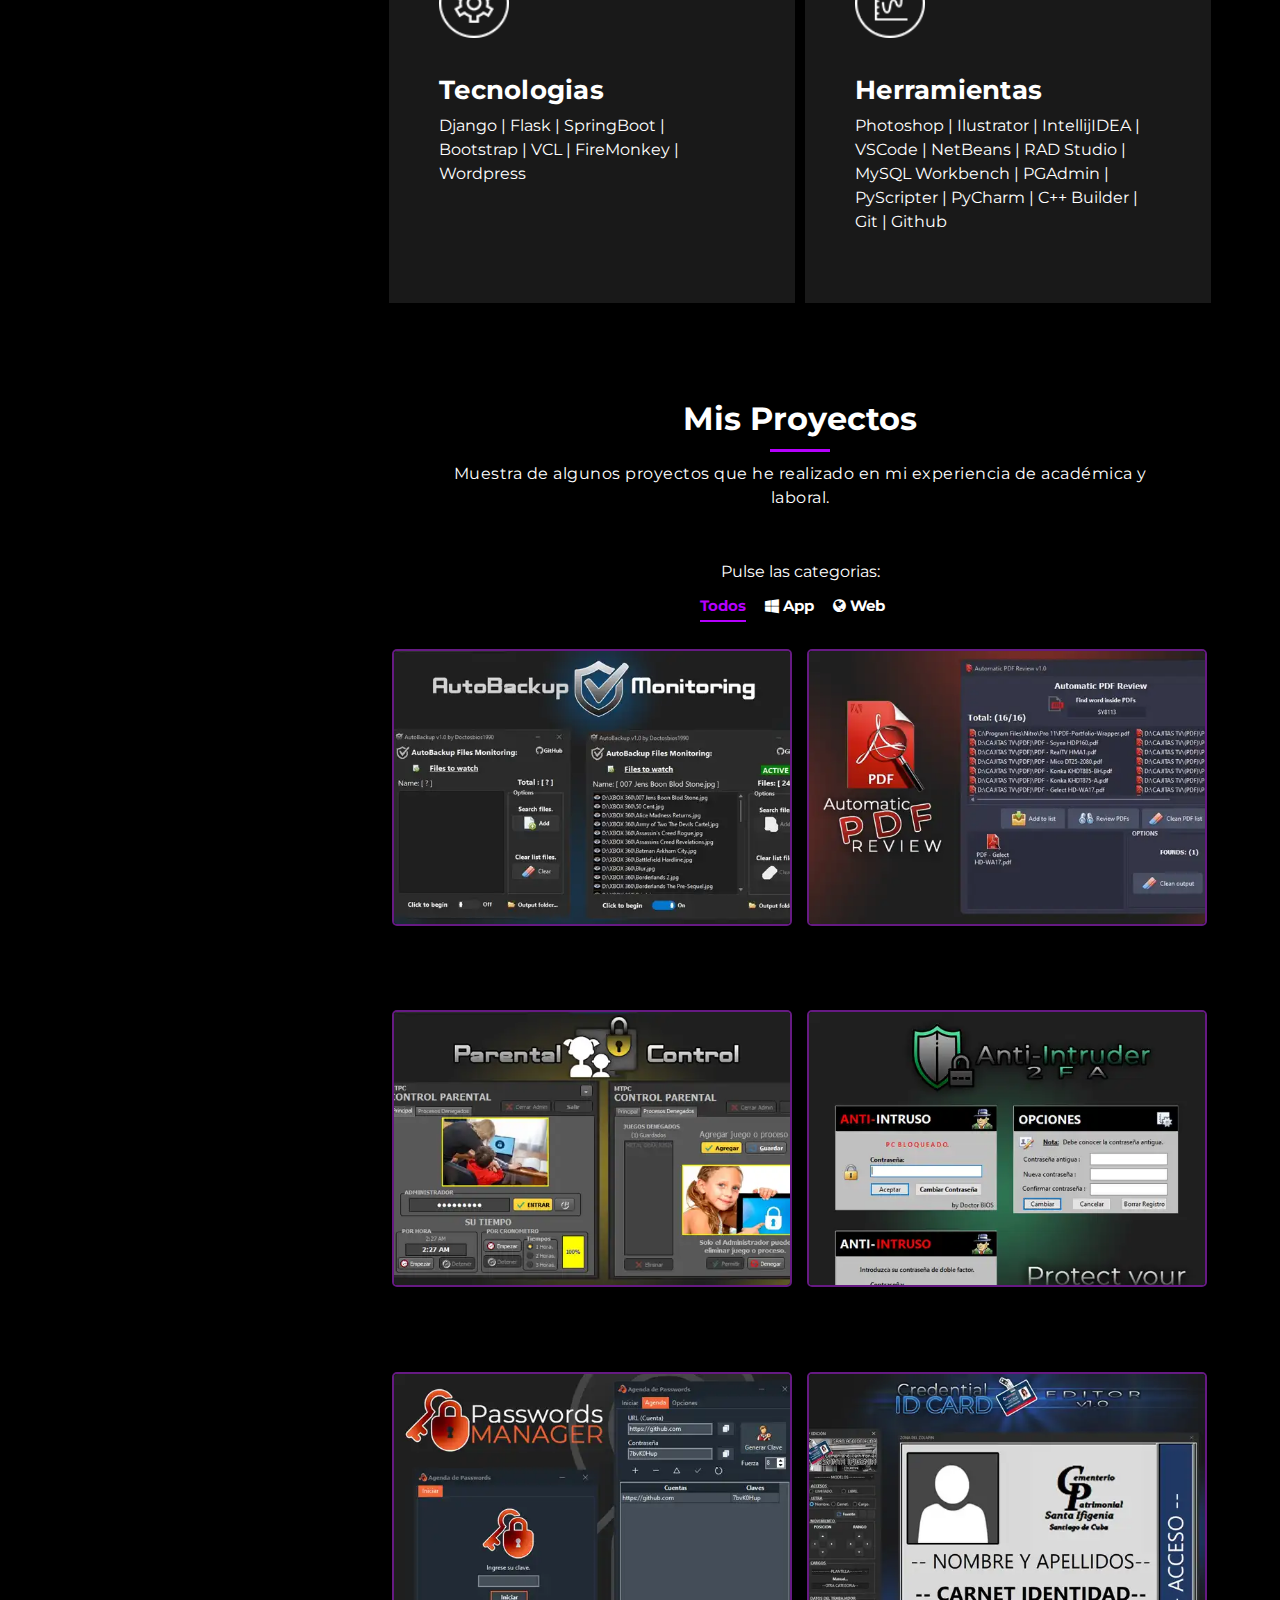
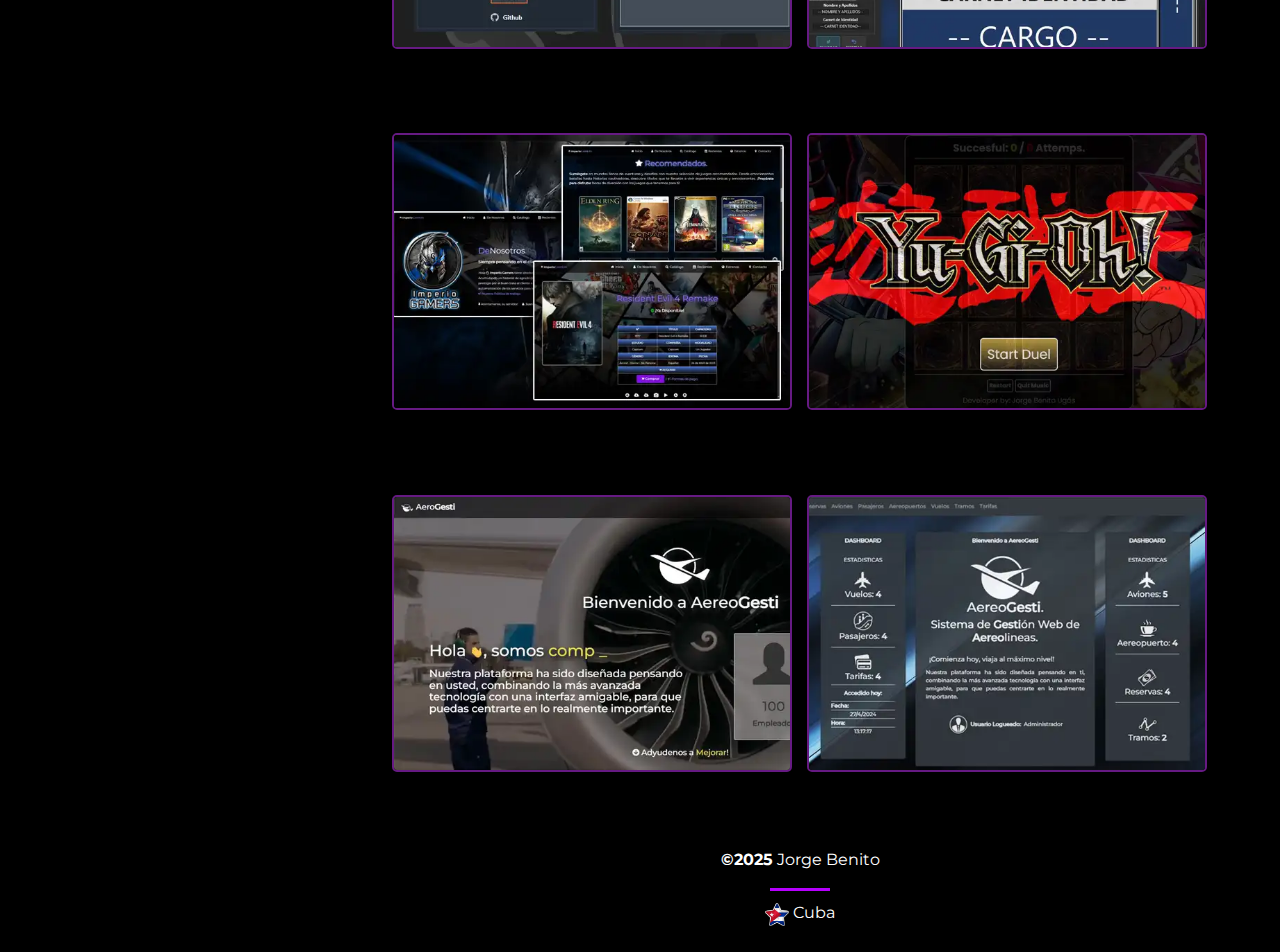
<file: portfolio/index.html>
<!DOCTYPE html>
<html lang="en">
  <head>
    <meta charset="utf-8" />
    <meta name="viewport" content="width=device-width, initial-scale=1, shrink-to-fit=no"/>
    <meta name="author" content="Jorge Benito Ugás | Portfolio" />

    <!-- Primary Meta Tags -->
    <meta name="title" content="Jorge Benito Ugás | Portfolio">
    <meta name="description" content="Software Engineer • Trabajo creando soluciones de software que resuelve problemas de forma sencilla.">

    <!-- Open Graph / Facebook -->
    <meta property="og:type" content="website">
    <meta property="og:url" content="https://doctorbios1990.github.io/portfolio/">
    <meta property="og:title" content="Jorge Benito Ugás | Portfolio">
    <meta property="og:description" content="Software Engineer • Trabajo creando soluciones de software que resuelve problemas de forma sencilla.">
    <meta property="og:image" content="https://doctorbios1990.github.io/portfolio/assets/images/thumb.webp">

    <!-- Twitter -->
    <meta property="twitter:card" content="summary_large_image">
    <meta property="twitter:url" content="https://doctorbios1990.github.io/portfolio/">
    <meta property="twitter:title" content="Jorge Benito Ugás | Portfolio">
    <meta property="twitter:description" content="Software Engineer • Trabajo creando soluciones de software que resuelve problemas de forma sencilla.">
    <meta property="twitter:image" content="https://doctorbios1990.github.io/portfolio/assets/images/thumb.webp">

    <title>Jorge Benito Ugás | Portfolio</title>
    <link rel="icon" type="image/png" href="assets/images/author-image.webp">

    <!-- Bootstrap core CSS -->
    <link href="vendor/bootstrap/css/bootstrap.min.css" rel="stylesheet" />

    <!-- Additional CSS Files -->
    <link rel="stylesheet" href="assets/css/fontawesome.css" />
    <link rel="stylesheet" href="assets/css/templatemo-style.css" />
    <link rel="stylesheet" href="assets/css/owl.css" />
    <link rel="stylesheet" href="assets/css/lightbox.css" />
    <link href="assets/css/home.css" rel="stylesheet" />
  </head>

  <body>
    <div id="page-wraper">
      <!-- Sidebar Menu -->
      <div class="responsive-nav">
        <i class="fa fa-bars" id="menu-toggle"></i>
        <div id="menu" class="menu">
          <i class="fa fa-times" id="menu-close"></i>
          <div class="container">
            <div class="image">
              <a href="#"><img src="assets/images/author-image.webp
                " alt="" /></a>
            </div>

            <div class="author-content">
              <p><strong>" Piensa en grande. "</strong></p>
            </div>

            <nav class="main-nav" role="navigation">
              <ul class="main-menu">
                <li><a href="#section0">Inicio</a></li>
                <li><a href="#section1">Acerca de mi</a></li>
                <li><a href="#section4">Educación</a></li>
                <li><a href="#section5">Experiencia Laboral</a></li>
                <li><a href="#section2">Habilidades</a></li>
                <li><a href="#section3">Mis Proyectos</a></li>
              </ul>
            </nav>
            <div class="social-network">
                <p><strong>Contactame</strong></p>
              <ul class="soial-icons">
                <li>
                  <a href="#"><i class="fa fa-paper-plane"></i></a>
                </li>
                <li>
                  <a href="#"><i class="fa fa-linkedin"></i></a>
                </li>
                <li>
                  <a href="#"><i class="fa fa-github"></i></a>
                </li>
              </ul>
              </br></br>
            </div>
          </div>
        </div>
      </div>

      <section class="section" id="firstSection" data-section="section0">
        <div class="container">

          <div class="home-text">
            <div class="slide">
                <span class="uno">Hola</span>
                <span class="dos">Soy yo</span>

            </div>
            <h1>JORGE BENITO</h1>
            
            <h3><i class="fa fa-chevron-left"></i> Software Engineer / <i class="fa fa-chevron-right"></i><br>
            <span class="typer" 
                              id="some-id" 
                              data-delay="100" 
                              data-delim=":" 
                              data-words="Backend Developer.:App Developer.: Web Developer.:" 
                              data-colors="#8011e0;"></span>
                        <span class="cursor" 
                              data-cursordisplay=" |" 
                              data-owner="some-id" 
                              style="transition: all 0.1s ease 0s; opacity: 1;"> |
                        </span>
            </span>

            </h3>

            <p>
              Trabajo creando soluciones de software que resuelve problemas de forma sencilla.
              Me considero profesional en el campo de la industria IT, con gran motivación y ganas de crecer. 
            </p> 

        <div class="button">
		        <a href="cv/CV - Jorge Alberto - ES.pdf" class="btn">CV en PDF</a>
            <a href="tg://resolve?domain=doctorbios&text=Hola, me interesa entrevistarlo." class="btn">Contratar</a>
        </div>
        </div>

      </section>


<!-- ACERCA DE -->      
      <section class="section about-me" data-section="section1">
        <div class="container">
          <div class="section-heading">
            <h2>Acerca de mi</h2>
            <div class="line-dec"></div>
          </div>
          <div class="left-image-post">
            <div class="row">
              <div class="col-md-6">
                <div class="left-image">
                  <img id="profile" src="assets/images/profile.webp" alt="Profile" />
                </div>
              </div>
              <div class="col-md-6">
                <div class="right-text">
                  <span>
                    Soy una persona resolutiva, dinámica, con capacidad de diagnóstico y resolución de fallas y diseño, 
                    adaptable a los cambios y al trabajo en equipo. </br>
                    Tengo dotes para el diseño gráfico digital, desde muy niño soy dibujante, realice formación en arte.</br>
                    Me considero una persona creativa, con capacidad para la resolución de problemas.</br></br>
                    <strong>Pasatiempos: </strong></br> Padre | Estudiante | Electrónica | Videojuegos.</br>
                  Me apasiona el desarrollo: <strong>Preferencia: </strong>BackEnd.
                  </span>
                  <p>
                  </p>
                </div>
              </div>
            </div>
          </div>
         </div>
      </section>

  <!--- EDUCACION-->
      <section class="section about-me" data-section="section4" id="experiencia">
        <div class="container" >
          <div class="section-heading">
            <h2>Educación</h2>
            <div class="line-dec"></div>
            <span>Linea de preparatoria.</span
          >
          </div>
          
          <!--Educacion Last-->
          <div class="left-image-post">
            <div class="row">
              <div class="col-md-6">
                <div class="left-image">
                  <img src="assets/images/uni.webp" alt="Uni" id="Exp"/>
                </div>
              </div>
              <div class="col-md-6">
                <div class="right-text">
                  <h4><i class="fa fa-clock-o"></i> IT Engineer Degree, Ingeniero Informático</h4>
                  <p>
                    <strong>Universidad de Oriente.</strong><a target="_blank" href="https://www.uo.edu.cu"> Ver más...</a></br>
                    Octubre 2020 – Julio 2025.</br> Santiago de Cuba, Cuba. </br></br>
                    [ <i class="fa fa-clock-o"></i> Cursando... ]
                  </p>
                </div>
              </div>
            </div>
          </div>
          
          <!--Educacion First-->
          <div class="right-image-post">
            <div class="row">
              <div class="col-md-6">
                <div class="left-text">
                  <h4><i class="fa fa-check"></i> IT Computer Technician Degree, Técnico Informático </h4>
                    <p>
                       <strong>Politécnico IPI Jose Tey Saint-Blancard. </strong></br>
                       Sept. 2005 – Jul. 2008, Santiago de Cuba, Cuba</br>
                       <strong>Nota: </strong>97.63 - <strong>Posición: </strong>15 / 480</br>
                      | Bachiller | Internado | 1° Graduación Batalla Ideas |

                    </p>
                    <div class="white-button">
                      <a target="_blank" href="assets/images/titulo-tecnico.webp">
                        <i class="fa fa-graduation-cap"></i> Titulo
                      </a>
                    </div>                    
                </div>
              </div>
              <div class="col-md-6">
                <div class="right-image">
                   <img src="assets/images/IPI.webp" alt="" id="Exp"/>

                   <!--App Example--> 
                   <center>
                   <div class="isotope-item" data-type="Gallery" >
                    <figure class="snip1321">
                      <i class="fa fa-image"></i>
                      <figcaption>
                        <a
                          href="assets/images/gallery-IPI/1.webp"
                          data-lightbox="img-IPI"
                          data-title="Plaza central."
                          ><i class="fa fa-search"></i
                        >      </a>
                        
                        <a
                        href="assets/images/gallery-IPI/2.webp"
                        data-lightbox="img-IPI"
                        data-title="Trabajo Final de Curso"
                        ><i class="fa fa-search"></i
                      ></a>
                      </figcaption>
                    </figure>
                  </div>
                </center>
                  <!--End App Example--> 
                  
                </div>
              </div>
            </div>
          </div>

        </div>
      </section>
<!--- END EDUCACION-->

 <!--- EXPERIENCIA-->
 <section class="section about-me" data-section="section5">
  <div class="container">
    <div class="section-heading">
      <h2>Experiencia</h2>
      <div class="line-dec"></div>
      <span>Trayectoria Laboral que he desempeñado en mi formación profesional.</span
    >
    </div>

    <div class="row" id="arrowUp">
      <h4 class="title"><i class="fa fa-chevron-up"></i>
    </div>

    <div class="expLine">
    <!--Educacion Last-->
    <div class="left-image-post">
      <div class="row">
              <div class="right-text">
                <h4 class="title"><i class="fa fa-circle"></i> Web | App Developer</h4>
                <p>
                  <strong>[ Hibrido ]</strong> Independiente / Freelance.</br>
                  Oct. 2021 - <strong>Actualidad</strong>, 3 años 4 meses</br></br>
                  Desarrollo App Windows
                  | Desarrollo Web
                  | Desarrollo de Base de Datos
                  | Diseño Grafico UI
                  | Diseño Infografias
                  | Diseño Posters.
                </p>
              </div>

              <div class="right-text">
                <h4 class="title"><i class="fa fa-circle"></i> Software Developer</h4>
                <p>
                  <strong>[ Hibrido] </strong> Imperio GAMERS. </br>
                  Sept. 2022 - Dic. 2024 - 2 años 4 meses </br></br>

                  Desarrollé varias soluciones para mejor desempeño del negocio, recibí dos catálogos 
                  digitales con deficiencia en su implementación, me tocó rediseñar todo su sistema de 
                  venta y publicidad, acorde a las reglas del CEO.</br></br>

                  Rediseñé dos catálogos de Plataforma Windows
                  | Implementación de editores de Base de datos para los catálogos
                  | Implementación de integración de multicatalogo multiplataforma
                  | Rediseño de publicidad
                  | Soporte técnico al hardware.
                </p>
              </div>              

              <div class="right-text">
                <h4 class="title"><i class="fa fa-circle"></i> Técnico de Reparación</h4>
                <p>
                  <strong>[ Presencial ]</strong> Independiente / Freelance.</br>
                  Ene. 2019 - Mar. 2024 - 5 años 3 meses, Santiago de Cuba, Cuba. </br></br>

                  Soporte Técnico de Hardware en Equipos de Cómputo
                  | Reparación a nivel de componente </br>[ 
                     Desktop Motherboards
                   | Laptops
                   | Graficadoras
                   | Otros ]
                </p>
              </div>

              <div class="right-text">
                <h4 class="title"><i class="fa fa-circle"></i> Técnico de laboratorio</h4>
                <p>
                  <strong>[ Hibrido ]</strong> Educación Pública De Cuba.</br>
                  Jornada completa Oct. 2008 - <strong>Actualidad</strong>, 16 años 4 meses ,Santiago de Cuba, Cuba. </br></br>

                  <strong>Encargado de: </strong> 
                   Instalación de redes
                  | Sistemas
                  | Servicios
                  | Mantenimiento preventivo y correctivo
                  | Virtualización Citrix.
                </p>
              </div>
        </div>

        <div class="row" id="arrowDown">
          <h4 class="title"><i class="fa fa-chevron-up"></i>
        </div>

    </div>
  </div>

  </div>
</section>
<!--- END EXPERIENCIA-->

  <!--- HABILIDADES-->
      <section class="section my-services" data-section="section2">
        <div class="container">
          <div class="section-heading">
            <h2>Habilidades</h2>
            <div class="line-dec"></div>
            <span>
              Habilidades que me caracterizan duras y blandas, adquiridas, perfeccionadas y 
              pertenecientes a mi personalidad.
            </span>
          </div>
          <div class="row">

            <!--Item-->
            <div class="col-md-6">
              <div class="service-item">
                <div class="first-service-icon service-icon"></div>
                <h4>Soft Skills</h4>
                <p>
                  Trabajo en equipo | Capacidad de análisis | Creatividad | Iniciativa | Adaptabilidad | Flexibilidad | Proactividad | Resolución de problemas | Comunicación | Persistencia | Compromiso | Pensamiento Crítico | Autocontrol y Estabilidad | Gestión de Tiempo
                </p>
              </div>
            </div>

            <!--Item-->
            <div class="col-md-6">
              <div class="service-item">
                <div class="second-service-icon service-icon"></div>
                <h4>Lenguajes</h4>
                <p>
                  Delphi | Java | Python | C++ | SQL | JavaScript | HTML | CSS | PHP 
                </p>

              </div>
            </div>

            <!--Item-->
            <div class="col-md-6">
              <div class="service-item">
                <div class="third-service-icon service-icon"></div>
                <h4>Tecnologias</h4>
                <p>
                  Django | Flask | SpringBoot | Bootstrap | VCL | FireMonkey | Wordpress
                </p>
              </div>
            </div>

            <!--Item-->
            <div class="col-md-6">
              <div class="service-item">
                <div class="fourth-service-icon service-icon"></div>
                <h4>Herramientas</h4>
                <p>
                  Photoshop | Ilustrator | IntellijIDEA | VSCode | NetBeans | RAD Studio | MySQL Workbench
                   | PGAdmin | PyScripter | PyCharm | C++ Builder | Git | Github
                </p>
              </div>
            </div>
          </div>
        </div>
      </section>

      <section class="section my-work" data-section="section3">
        <div class="container">
          <div class="section-heading">
            <h2>Mis Proyectos</h2>
            <div class="line-dec"></div>
            <span>Muestra de algunos proyectos que he realizado en mi experiencia de académica y laboral.</span>
          </div>
          <div class="row">
            <div class="isotope-wrapper">
              <center>Pulse las categorias:</center>
              <form class="isotope-toolbar">
                <label>
                  <input
                    type="radio"
                    data-type="*"
                    checked=""
                    name="isotope-filter"
                  />
                 <span>Todos</span>
                </label>

                <label>
                  <input
                    type="radio"
                    data-type="App"
                    name="isotope-filter"
                  />
                  <span><i class="fa fa-windows"></i> App</span></label
                >
                <label>
                  <input
                    type="radio"
                    data-type="Web"
                    name="isotope-filter"
                  />
                  <span><i class="fa fa-globe"></i> Web</span>
                </label>
               
              </form>

             
              <div class="isotope-box">
                    <!--App Example--> 
                    <div class="isotope-item" data-type="App">
                      <figure class="snip1321">
                        <img
                          src="assets/images/apps/thumbs/th-auto-backup.webp"
                          alt="Auto Backup Monitoring."
                        />
                        <figcaption>
                          <a
                            href="assets/images/Apps/auto-backup.webp"
                            data-lightbox="image-1"
                            data-title="Auto Backup Monitoring"
                            ><i class="fa fa-search"></i
                          ></a>
                          <h4>Auto Backup Monitoring.</h4>
                          <a target="_blank" href="https://github.com/DoctorBIOS1990/auto-backup-monitoring"><strong id="proyect">[Proyecto Github]</strong></a>
                        </figcaption>
                      </figure>
                    </div>
                    <!--End App Example--> 
                  
                    <!--App Example--> 
                    <div class="isotope-item" data-type="App">
                        <figure class="snip1321">
                          <img
                            src="assets/images/apps/thumbs/th-pdf-review.webp"
                            alt="Automatic PDf Review"
                          />
                          <figcaption>
                            <a
                              href="assets/images/Apps/pdf-review.webp"
                              data-lightbox="image-2"
                              data-title="Automatic PDF Review"
                              ><i class="fa fa-search"></i
                            ></a>
                            <h4>Automatic PDF Review.</h4>
                            <a target="_blank" href="https://github.com/DoctorBIOS1990/automatic-pdf-review"><strong id="proyect">[Proyecto Github]</strong></a>
                          </figcaption>
                        </figure>
                    </div>
                    <!--End App Example--> 


                    <!--Web Example--> 
                    
                      <div class="isotope-item" data-type="App">
                        <figure class="snip1321">
                          <img
                            src="assets/images/apps/thumbs/th-control-parental.webp"
                            alt="Control Parental"
                          />
                          <figcaption>
                            <a
                              href="assets/images/Apps/control-arental.webp"
                              data-lightbox="image-3"
                              data-title="Control Parental"
                              ><i class="fa fa-search"></i
                            ></a>
                            <h4>Control Parental.</h4>
                            <a target="_blank" href="https://github.com/DoctorBIOS1990/parental-control"><strong id="proyect">[Proyecto Github]</strong></a>
                          </figcaption>
                        </figure>
                      </div>
                      <!--End App Example--> 

                    <!--App Example--> 
                        <div class="isotope-item" data-type="App">
                        <figure class="snip1321">
                          <img
                            src="assets/images/apps/thumbs/th-anti-intruder.webp"
                            alt="Anti-Intruder"
                          />
                          <figcaption>
                            <a
                              href="assets/images/Apps/anti-inruder.webp"
                              data-lightbox="image-4"
                              data-title=Anti-Intruder"
                              ><i class="fa fa-search"></i
                            ></a>
                            <h4>Anti-Intruder.</h4>
                            <a target="_blank" href="https://github.com/DoctorBIOS1990/anti-intruder-2fa"><strong id="proyect">[Proyecto Github]</strong></a>
                          </figcaption>
                        </figure>
                    </div>
                    <!--End App Example--> 

                    <!--App Example--> 
                    <div class="isotope-item" data-type="App">
                      <figure class="snip1321">
                        <img
                          src="assets/images/apps/thumbs/th-password-manager.webp"
                          alt="Automatic PDf Review"
                        />
                        <figcaption>
                          <a
                            href="assets/images/Apps/password-manager.webp"
                            data-lightbox="image-5"
                            data-title="Password Manager"
                            ><i class="fa fa-search"></i
                          ></a>
                          <h4>Password Manager.</h4>
                          <a target="_blank" href="https://github.com/DoctorBIOS1990/passwords-manager"><strong id="proyect">[Proyecto Github]</strong></a>
                        </figcaption>
                      </figure>
                  </div>
                  <!--End App Example--> 

                  <!--App Example--> 
                    <div class="isotope-item" data-type="App">
                      <figure class="snip1321">
                        <img
                          src="assets/images/apps/thumbs/th-credential-id.webp"
                          alt="Credential ID Editor."
                        />
                        <figcaption>
                          <a
                            href="assets/images/Apps/editor-credential.webp"
                            data-lightbox="image-6"
                            data-title="Credential ID Editor."
                            ><i class="fa fa-search"></i
                          ></a>
                          <h4>Credential ID Editor.</h4>
                          <a target="_blank" href="https://github.com/DoctorBIOS1990/credential-id-editor"><strong id="proyect">[Proyecto Github]</strong></a>
                        </figcaption>
                      </figure>
                    </div>
                   <!--End App Example--> 
               
                    <!--Web Example--> 
                    <div class="isotope-item" data-type="Web">
                      <figure class="snip1321">
                        <img
                          src="assets/images/webs/thumbs/th-imperio-web-catalog-php.webp"
                          alt="Imperio PHP Catalog."
                        />
                        <figcaption>
                          <a
                            href="assets/images/webs/imperio-php.webp"
                            data-lightbox="image-7"
                            data-title="Imperio PHP Catalog. Edición Portable para moviles. "
                            ><i class="fa fa-search"></i
                          ></a>
                          <h4>Imperio PHP Catalog.</h4>
                          <strong id="proyect">Mobile</strong><br>
                          <a target="_blank" href="https://github.com/DoctorBIOS1990/web-catalog-php">
                           <strong id="proyect">[Proyecto Github]</strong></a>
                          
                        </figcaption>
                      </figure>
                  </div>
                  <!--End Web Example--> 

                  <!--Web Example--> 
                    <div class="isotope-item" data-type="Web">
                      <figure class="snip1321">
                        <img
                          src="assets/images/webs/thumbs/th-couples.webp"
                          alt="Game Memory Couples."
                        />
                        <figcaption>
                          <a
                            href="assets/images/webs/memory-couples.webp"
                            data-lightbox="image-8"
                            data-title="Couples game for childrens. Tematic: Yu-Gi-Oh! [Bebe llorones and Blaze]"
                            ><i class="fa fa-search"></i
                          ></a>
                          <h4>Game Memory Couples.</h4>
                          <a target="_blank" href="https://github.com/DoctorBIOS1990/game-memory-couples">
                           </i><strong id="proyect">[Proyecto Github]</strong></a>
                        </figcaption>
                      </figure>
                  </div>
                <!--End Web Example--> 

                    <!--Web Example--> 
                    <div class="isotope-item" data-type="Web">
                      <figure class="snip1321">
                        <img
                          src="assets/images/webs/thumbs/th-aerogesti-django.webp"
                          alt="Airline Project Django."
                        />
                        <figcaption>
                          <a
                            href="assets/images/webs/airline-django.webp"
                            data-lightbox="image-9"
                            data-title="Airline Project Django."
                            ><i class="fa fa-search"></i
                          ></a>
                          <h4>Airline Aerogesti.</h4>
                          <strong id="proyect">Django</strong><br>
                          <a target="_blank" href="https://github.com/DoctorBIOS1990/airline-project-django"><strong id="proyect">[Proyecto Github]</strong></a>
                          
                        </figcaption>
                      </figure>
                  </div>
                  <!--End Web Example--> 

                  <!--Web Example--> 
                    <div class="isotope-item" data-type="Web">
                      <figure class="snip1321">
                        <img
                          src="assets/images/webs/thumbs/th-aerogesti-spring.webp"
                          alt="Airline Aerogesti."
                        />
                        <figcaption>
                          <a
                            href="assets/images/webs/airline-spring.webp"
                            data-lightbox="image-10"
                            data-title="Airline Project Spring."
                            ><i class="fa fa-search"></i
                          ></a>
                          <h4>Airline Aerogesti.</h4>
                          <strong id="proyect">SpringBoot</strong><br>
                          <a target="_blank" href="https://github.com/DoctorBIOS1990/airline-project-spring"><strong id="proyect">[Proyecto Github]</strong></a>
                        </figcaption>
                      </figure>
                  </div>
                <!--End Web Example--> 
              </div> <!--END ISOTOPE-BOX-->
            </div>
          </div>
        </div>

         <div class="section-closing">
          <p><strong>©2025</strong> Jorge Benito</p>
          <div class="line-dec"></div>
            <p><img src="assets/images/Star Cuba.webp" alt="Bandera Cuba" style="width:24px;"> Cuba</p>
        </div>
      </section>

    </div>

    <a href="#" class="scrollup"><i class="fa fa-chevron-circle-up"></i></a>

    <!-- Scripts -->
    <!-- Bootstrap core JavaScript -->
    <script src="vendor/jquery/jquery.min.js"></script>
    <script src="vendor/bootstrap/js/bootstrap.bundle.min.js"></script>

    <script src="assets/js/isotope.min.js"></script>
    <script src="assets/js/owl-carousel.js"></script>
    <script src="assets/js/lightbox.js"></script>
    <script src="assets/js/custom.js"></script>
    
    <script src="assets/js/all.js"></script>
    <script src="assets/js/moment.js"></script>
    <script src="assets/js/scroll.js"></script>

    <script>
      //according to loftblog tut
      $(".main-menu li:first").addClass("active");

      var showSection = function showSection(section, isAnimate) {
        var direction = section.replace(/#/, ""),
          reqSection = $(".section").filter(
            '[data-section="' + direction + '"]'
          ),
          reqSectionPos = reqSection.offset().top - 0;

        if (isAnimate) {
          $("body, html").animate(
            {
              scrollTop: reqSectionPos
            },
            800
          );
        } else {
          $("body, html").scrollTop(reqSectionPos);
        }
      };

      var checkSection = function checkSection() {
        $(".section").each(function() {
          var $this = $(this),
            topEdge = $this.offset().top - 80,
            bottomEdge = topEdge + $this.height(),
            wScroll = $(window).scrollTop();
          if (topEdge < wScroll && bottomEdge > wScroll) {
            var currentId = $this.data("section"),
              reqLink = $("a").filter("[href*=\\#" + currentId + "]");
            reqLink
              .closest("li")
              .addClass("active")
              .siblings()
              .removeClass("active");
          }
        });
      };

      $(".main-menu").on("click", "a", function(e) {
        e.preventDefault();
        showSection($(this).attr("href"), true);
      });

      $(window).scroll(function() {
        checkSection();
      });
    </script>
  </body>
</html>
</file>
<file: assets/css/templatemo-style.css>
@import url("https://fonts.googleapis.com/css2?family=Montserrat:wght@300&display=swap");

#page-wraper {
    background: url(../images/page-bg.webp) no-repeat center center fixed;
    -webkit-background-size: cover;
    -moz-background-size: cover;
    -o-background-size: cover;
    background-size: cover;
    width:100%;
    height:100%;
}

/* Basic */

body {
    background-color: black;
    overflow-x: hidden;
    font-family: 'Montserrat', sans-serif;
}

input,
select,
textarea {
    outline: none;
}

a,
a:hover {
    text-decoration: none;
}

p {
    font-size: 16px;
    line-height: 24px;
    color: #fff;
}

h4 {
    font-size: 26px;
    font-weight: 700;
    color: #fff;
    letter-spacing: 0.25px;
}

img {
    width: 100%;
    overflow: hidden;
}

ul {
    padding: 0;
    margin: 0;
    list-style: none;
}

ul li {
    display: inline-block;
}

html {
    -webkit-box-sizing: border-box;
    -moz-box-sizing: border-box;
    box-sizing: border-box;
}

*,
*:before,
*:after {
    -webkit-box-sizing: inherit;
    -moz-box-sizing: inherit;
    box-sizing: inherit;
}

.clearfix {
    zoom: 1;
}

.clearfix:before,
.clearfix:after {
    content: "";
    display: table;
}

.clearfix:after {
    clear: both;
}

.container {
    margin: 0 auto;
}

.main-nav {
    text-align: center;
}

.main-nav li:last-child a {
    border-bottom: 2px solid #fff;
}

.main-nav li {
    display: block;
}

.main-nav li a {
    height: 70px;
    line-height: 70px;
    display: inline-block;
    font-size: 16px;
    font-weight: 700;
    color: #fff;
    width: 100%;
    transition: all 0.5s;
    border-top: 1px solid rgb(102, 26, 131);
}

.main-nav li:hover a,
.main-nav li.active a {
    background: rgb(102, 26, 131);
    color: white;
}

/* Sidebar Menu */

.menu .image {
    margin-top: 60px;
}

.menu .image img {
    width: 140px;
    height: 140px;
    border-radius: 50%;
    text-align: center;
}

.menu .author-content {
    margin: 40px 0px 60px 0px;
}

.menu .author-content h4 {
    margin-bottom: 0px;
}

.menu .author-content span {
    font-size: 13px;
    font-style: italic;
    color: #fff;
}

.menu .social-network {
    margin-top: 30px;
}

.menu .social-network ul li {
    margin: 0 3px;
}

.menu .social-network ul li a {
    width: 40px;
    height: 40px;
    display: inline-block;
    text-align: center;
    line-height: 40px;
    background-color: rgba(181,0,253, 0.2);
    color: #fff;
    font-size: 14px;
    transition: all 0.5s;
    border-radius: 5px;
}

.menu .social-network ul li a:hover {
    background-color: #fff;
    color: rgb(181,0,253);
}

.menu .copyright-text {
    position: relative;
    margin-top: 60px;
}

.menu .copyright-text p {
    border-top: 1px solid rgba(250, 250, 250, 0.1);
    display: inline-block;
    width: 100%;
    padding-left: 30px;
    padding-right: 30px;
    padding-top: 30px;
    font-size: 13px;
}

.menu:before,
.menu:after {
    content: "";
    display: table;
}

.menu:after {
    clear: both;
}

.menu a {
    text-decoration: none;
    color: inherit;
}

.menu {
    text-align: center;
}

.menu::-webkit-scrollbar {
    display: none;
}

.menu {
    left: 10%;
  -webkit-transition: -webkit-transform 233ms cubic-bezier(0, 0, 0.21, 1);
  -webkit-overflow-scrolling: touch;
  background: rgb(0,0,0,.6);
  -webkit-backdrop-filter: blur(8px);
  backdrop-filter: blur(8px);

  box-sizing: border-box;
  height: 100vh;  
  max-height: 100vh !important;
  max-width: 80vw !important;
  min-width: 45px !important;
  outline: none;
  overflow-x: hidden !important;
  overflow-y: auto !important;
  padding: 0;
  position: fixed !important;
  top: calc(0px);  
  width: 20%;
  will-change: transform;
  z-index: 9999 !important;
}

.menu-toggle {
  color: #fff;
  cursor: pointer;
  font-size: 25px;
  position: fixed;
  right: 25px;
  top: 25px;
}

#menu-toggle {
    z-index: 999;
    cursor: pointer;
    position: fixed;
    top: 0;
    left: 0;
    color: rgb(181,0,253);
    background-color: #fff;
    width: 60px;
    height: 60px;
    text-align: center;
    display: inline-block;
    line-height: 60px;
    border-radius: 0 0 5px 0;
}

.menu-close {
  cursor: pointer;
}

#menu-close {
    cursor: pointer;
    text-align: right;
    color: rgb(181,0,253);
    background-color: #fff;
    width: 100%;
    height: 60px;
    text-align: center;
    display: inline-block;
    line-height: 60px;
}


/* Section */

.section {
    color: #fff;
    width: 55%;
    right: 10%;
    left: 35%;
    position: relative;
    min-height: 100vh;
    padding-bottom: 10px;
  /*  border-bottom: 3px solid rgba(250, 250, 250, 0.25);*/
}

.section-heading {
    text-align: center;
    padding: 80px 45px;
}

.section-closing {
    text-align: center;

}

.section-heading h2, .section-closing h2 {
    font-size: 32px;
    font-weight: 700;
    color: #fff;
}

.section-heading .line-dec, .section-closing .line-dec{
    width: 60px;
    height: 3px;
    background-color: rgb(181,0,253);
    margin: 10px auto;
}

.section-heading span , .section-closing span{
    margin-top: 5px;
    font-size: 16px;
    color: #fff;
    letter-spacing: 0.5px;
    text-align: left !important;
}

/* Buttons */

.white-button a {
    display: inline-block;
    padding: 12px 20px;
    background-color: #fff;
    color: rgb(181,0,253);
    font-size: 13px;
    font-weight: 800;
    letter-spacing: 0.5px;
    text-transform: uppercase;
    transition: all 0.5s;
}

.white-button a:hover {
    background-color: rgb(181,0,253);
    color: #fff;
}

button {
    display: inline-block;
    padding: 10px 20px;
    background-color: #fff;
    color: rgb(181,0,253);
    font-size: 12px;
    font-weight: 800;
    letter-spacing: 0.5px;
    text-transform: uppercase;
    transition: all 0.5s;
    border: none;
    outline: none;
    cursor: pointer;
}

button:hover {
    outline: none;
    background-color: rgb(181,0,253);
    color: #fff;
}


/* Left & Right Post */

.right-image-post {
    margin-top: 60px;
    padding-top: 60px;
    border-top: 2px solid rgba(250, 250, 250, 0.1);
}

.expLine .right-text p{
    border: white 1px solid;
    padding: 10px;
}

.left-image img,
.right-image img {
    border-radius: 5px;
    border: rgb(102, 26, 131) 2px solid;    
}

#profile{
    border: none;    
}

.right-image-post h4,
.left-image-post h4 {
    margin-top: 30px;
}

.right-image-post p,
.left-image-post p {
    margin-top: 20px;
}

.right-image-post .white-button,
.left-image-post .white-button {
    margin-top: 30px;
}


/* Services */

.my-services .col-md-6 {
    padding-left: 5px;
    padding-right: 5px;
}

.service-item {
    margin-bottom: 10px;
    padding: 50px;
    background-color: rgba(250, 250, 250, 0.1);
    transition: all 0.5s;
    height: 98%;
}

.service-item h4 {
    transition: all 0.5s;
    text-align: center;
}

.service-item p {
    transition: all 0.5s;
}

.service-item:hover {
    background-color: rgba(250, 250, 250, 1);
}

.service-item:hover h4 {
    color: black;
}

.service-item:hover p {
    color: black;
    font-weight: bold;
}

.service-item .service-icon {
    width: 70px;
    height: 70px;
    display: inline-block;
    margin-bottom: 30px;
    background-size: cover;
    background-repeat: no-repeat;
    transition: all 0.5s;
}

.service-item .first-service-icon {
    background-image: url(../images/first-white-icon.png);
    margin-left:39%;
}

.service-item:hover .first-service-icon {
    background-image: url(../images/first-main-icon.png);
}

.service-item .second-service-icon {
    background-image: url(../images/second-white-icon.png);
    margin-left:39%;
}

.service-item:hover .second-service-icon {
    background-image: url(../images/second-main-icon.png);
}

.service-item .third-service-icon {
    background-image: url(../images/third-white-icon.png);
    margin-left:39%;
}

.service-item:hover .third-service-icon {
    background-image: url(../images/third-main-icon.png);
}

.service-item .fourth-service-icon {
    background-image: url(../images/fourth-white-icon.png);
    margin-left:39%;
}

.service-item:hover .fourth-service-icon {
    background-image: url(../images/fourth-main-icon.png);
}

/* My Work */

section.my-work .section-heading {
    text-align: center;
    padding: 80px 45px 50px 45px;
}

.isotope-wrapper {
    position: relative;
    width: 100%;
    margin: auto;
}

.isotope-toolbar input[type="radio"] {
    display: none;
}

.isotope-toolbar span {
    text-transform: capitalize;
    display: inline-block;
    margin-right: 15px;
    padding-bottom: 3px;
    font-size: 15px;
    font-weight: 700;
    border-bottom: 2px solid transparent;
    transform: ease-in-out 0.5s;
    cursor: pointer;
}

.isotope-toolbar input[type="radio"]:checked + span {
    color: rgb(181,0,253);
    border-bottom: 2px solid rgb(181,0,253);
}

.isotope-box {
    position: relative;
    width: 100%;
}

.isotope-toolbar {
    text-align: center;
    margin: 10px;
}

.isotope-toolbar p {
    border-top: 1px solid #fff;
    padding-top: 15px;
}

.isotope-toolbar a {
    color: #fff;
}

.isotope-item {
    position: relative;
    width: 48%;
    margin: 1%;
    padding-bottom: 30px;
    margin-bottom: 30px;
    border-radius: 5px;
}

.isotope-item img {
    top: 0;
    left: 0;
    width: 100%;
    height: 100%;
    border-radius: 5px;
    border: rgb(102, 26, 131) 2px solid;
}

.lazyload {
    background: #f7f7f7;
}

.lazyloading {
    background: #f7f7f7 url(//afarkas.github.io/lazysizes/assets/imgs/loader.gif) no-repeat center;
    min-height: 60px;
}

figure.snip1321 {
  overflow: hidden;
  text-align: center;
  -webkit-perspective: 50em;
  perspective: 50em;
}
figure.snip1321 * {
  -webkit-box-sizing: padding-box;
  box-sizing: padding-box;
  -webkit-transition: all 0.2s ease-out;
  transition: all 0.2s ease-out;
}
figure.snip1321 figcaption {
  top: 50%;
  left: 20px;
  right: 20px;
  position: absolute;
  opacity: 0;
  z-index: 1;
}
figure.snip1321 h4 {
    margin-top: 15px;
  margin-bottom: 5px;
  color: #232323;
}
figure.snip1321 span {
    font-size: 14px;
    font-style: italic;
    display: block;
    color: #7a7a7a;
}
figure.snip1321 i {
  position: relative!important;
  font-size: 18px;
  background-color: rgb(181,0,253);
  width: 40px;
  height: 40px;
  display: inline-block;
  text-align: center;
  line-height: 40px;
  border-radius: 5px;
  color: #fff;
}
figure.snip1321:after {
  background-color: #ffffff;
  position: absolute;
  content: "";
  display: block;
  top: 20px;
  left: 20px;
  right: 20px;
  bottom: 20px;
  -webkit-transition: all 0.4s ease-in-out;
  transition: all 0.4s ease-in-out;
  -webkit-transform: rotateX(-90deg);
  transform: rotateX(-90deg);
  -webkit-transform-origin: 50% 50%;
  -ms-transform-origin: 50% 50%;
  transform-origin: 50% 50%;
  opacity: 0;
}
figure.snip1321 a {
  left: 0;
  right: 0;
  top: 0;
  bottom: 0;
  z-index: 1;
}
figure.snip1321:hover figcaption,
figure.snip1321.hover figcaption {
  -webkit-transform: translateY(-50%);
  transform: translateY(-50%);
  opacity: 1;
  -webkit-transition-delay: 0.2s;
  transition-delay: 0.2s;
}
figure.snip1321:hover:after,
figure.snip1321.hover:after {
  -webkit-transform: rotateX(0);
  transform: rotateX(0);
  opacity: 0.9;
}

.isotope-item img{
    object-fit: contain;
    height:100%;
}

/* Contact Me */

section.contact-me {
    border-bottom: none;
}

#contact input {
    background-color: rgba(250,250,250,0.1);
    border: 1px solid rgba(250,250,250,1);
    border-radius: 0px;
    margin-bottom: 30px;
    color: #fff;
    font-size: 14px;
    height: 40px;
    line-height: 40px;
    width: 100%;
    padding-left: 15px;
}

#contact input:focus {
    outline: none;
    box-shadow: none;
}

#contact textarea {
    background-color: rgba(250,250,250,0.1);
    border: 1px solid rgba(250,250,250,1);
    border-radius: 0px;
    margin-bottom: 30px;
    color: #fff;
    font-size: 14px;
    height: 180px;
    max-height: 220px;
    line-height: 40px;
    width: 100%;
    padding-left: 15px;
}

#contact textarea:focus {
    outline: none;
    box-shadow: none;
}

#contact {
    text-align: center;
}

@media screen and (max-width: 1680px) {
    .menu {
        left: 5%;
    }

    .section {
        color: #fff;
        width: 65%;
        right: 5%;
        left: 30%;
    }
}

@media screen and (max-width: 1680px) and (min-width: 846px) { 
    .menu .social-network ul li a {
        width: 36px;
        height: 36px;
        line-height: 36px;
    }

    .menu .social-network ul li {
        margin: 0;
    }

    .menu .image {
        margin-top: 60px;
    }
}

@media screen and (max-width: 1280px) {
    .menu {
        left: 0%;
    }

    .right-image-post h4,
    .left-image-post h4 {
        margin-top: 0px;
    }

    .right-image-post p,
    .left-image-post p {
        margin-top: 15px;
    }

    .right-image-post .white-button,
    .left-image-post .white-button {
        margin-top: 25px;
    }

}

.menu .container {
    padding-left: 0;
    padding-right: 0;
}

@media screen and (max-width: 1280px) and (min-width: 846px) {
    .menu {
        width: 25%;
    }
}

#menu-toggle,
#menu-close {
    display: none;
}  

@media screen and (max-width: 845px) {        
    #menu-toggle,
    #menu-close {
        display: inline-block;
    }    

    .menu {        
        width: 320px;
        -webkit-transform: translateX(-100%) !important;
        transform: translateX(-100%) !important;
        transition: -webkit-transform 233ms cubic-bezier(0, 0, 0.21, 1);
        transition: transform 233ms cubic-bezier(0, 0, 0.21, 1);
        transition: transform 233ms cubic-bezier(0, 0, 0.21, 1), -webkit-transform 233ms cubic-bezier(0, 0, 0.21, 1);
    }

    .menu .image {
        margin-top: 40px;        
    }

    .menu .image img {
        width: 120px;
        height: 120px;
    }

    .menu .author-content {
        margin: 20px 0px 40px 0px;
    }

    .menu .container {
        padding-left: 15px;
        padding-right: 15px;
    }

    .menu.open {
        display: inline-block;
        -webkit-transform: translateX(0) !important;
                transform: translateX(0) !important;
    }

    .responsive-nav {
        display: inline-block;
    }

    .section {
        width: 94%;
        right: 3%;
        left: 3%;
    }
    .isotope-item {
        width: 94%;
        margin: 3%;
    }
    .left-image-post img {
        margin-bottom: 30px;
    }
    .right-image-post img {
        margin-top: 30px;
    }
    .isotope-item {
        border-bottom: none;
        text-align: center;
    }
    .isotope-toolbar {
        margin-bottom: 20px;
    }
}
</file>
<file: assets/css/home.css>
#firstSection{
    padding: 120px 1% 10px;
}

a {
    color:#af60f3;
    font-weight: bold;
    transition: all .45s ease;
}

a:Hover {
    color:rgb(181,0,253);
    font-weight: bold;
}

.slide{
    margin-bottom: 20px;
}

.typer{
    color:#8011e0;
    font-size: smaller;
}

.uno{
    display: inline-block;
    margin-right: 15px;
    height: 32px;
    padding: 0 15px;
    line-height: 32px;
    font-size: 20px;
    font-weight: 500;
    border-radius: 5px;
    background: #8011e0;
    color: #fff !important;
}

.dos{
    display: inline-block;
    color: #ccc !important;
    font-size: 20px;
    font-weight: 500;
    padding-top:10px;
}

.home-text h1{
    font-size: 4rem;
    font-weight: 700;
    color:#fff !important;
    line-height: 1.1;
    margin: 0 0 8px ;
}

.home-text h3{
    font-size: 1.8rem;
    font-weight: 700;
    color:#fff !important;
    line-height: 1.1;
    margin: 0 0 35px ;
}

.home-text p{
    font-size: 1.1rem;
    color:#fff !important;
    line-height: 1.8;
    margin-bottom:30px ;
    width: 97%;
    justify-content: flex-start;
}

.button{
    Text-decoration:None !important;
    display: inline-flex;
    align-items: center;
    justify-content: center;
}

.btn{
    display: inline-block;
    padding: 12px 28px;
    background: #8011e0;

    font-size: 1rem;
    letter-spacing: 1px;
    font-weight: 600;
    transition: all .45s ease;
    color: #fff !important;
    margin-top: 30px;
    margin: 10px 10px;
}

.btn:nth-child(2){
    background: none;
    border: #8011e0 2px solid;
}

.btn:hover{
    cursor: pointer;
}

#proyect{
    color:black;
}

.expLine{
    border-left: #ccc 2px solid;
}

.expLine .left-image-post .right-text p, .expLine .left-image-post .right-text h4:nth-child(2){
    margin-left:40px;
}

.title{
    text-overflow: ellipsis; 
    white-space: nowrap;
    overflow: hidden;
    margin-left:3px;
}

#arrowUp i{
    margin-left: 2px;
}

#arrowDown i{
    margin-left: -2px;
    position: absolute;
}

/*-- FOOTER--*/

.scrollup{
	width:40px;
	height:40px;			
	position:fixed;
	bottom:40px;
	right:8px;
    font-size: 36px;
    color:white !important;
    display:none;	
    transition: all .45s ease;
    -webkit-filter: drop-shadow(0px 0px 3px black);
    filter: drop-shadow(0px 0px 3px black);
}

.scrollup:hover{
    cursor:pointer;
}

#Exp{
   filter:grayscale();
   transition: all .45s ease;
}

#Exp:hover{
    filter:none;
 }

 .pictureSchool i{
    margin-top: 10px;
    border-radius: 5px;
    color:white;
    padding: 10px;
    background:#8011e0;
    font-size: 24px;
    transition: all .45s ease;
 }
 
 .pictureSchool i:hover{
    background:white;
    color: #8011e0;
 }
</file>
<file: portfolio/assets/css/templatemo-style.css>
@import url("https://fonts.googleapis.com/css2?family=Montserrat:wght@300&display=swap");

#page-wraper {
    background: url(../images/page-bg.webp) no-repeat center center fixed;
    -webkit-background-size: cover;
    -moz-background-size: cover;
    -o-background-size: cover;
    background-size: cover;
    width: 100%;
    height:100%;
}

/* Basic */

body {
    background-color: black;
    overflow-x: hidden;
    font-family: 'Montserrat', sans-serif;
}

input,
select,
textarea {
    outline: none;
}

a,
a:hover {
    text-decoration: none;
}

p {
    font-size: 16px;
    line-height: 24px;
    color: #fff;
}

h4 {
    font-size: 26px;
    font-weight: 700;
    color: #fff;
    letter-spacing: 0.25px;
}

img {
    width: 100%;
    overflow: hidden;
}

ul {
    padding: 0;
    margin: 0;
    list-style: none;
}

ul li {
    display: inline-block;
}

html {
    -webkit-box-sizing: border-box;
    -moz-box-sizing: border-box;
    box-sizing: border-box;
}

*,
*:before,
*:after {
    -webkit-box-sizing: inherit;
    -moz-box-sizing: inherit;
    box-sizing: inherit;
}

.clearfix {
    zoom: 1;
}

.clearfix:before,
.clearfix:after {
    content: "";
    display: table;
}

.clearfix:after {
    clear: both;
}

.container {
    margin: 0 auto;
}

.main-nav {
    text-align: center;
}

.main-nav li:last-child a {
    border-bottom: 2px solid #fff;
}

.main-nav li {
    display: block;
}

.main-nav li a {
    height: 70px;
    line-height: 70px;
    display: inline-block;
    font-size: 16px;
    font-weight: 700;
    color: #fff;
    width: 100%;
    transition: all 0.5s;
    border-top: 1px solid rgb(102, 26, 131);
}

.main-nav li:hover a,
.main-nav li.active a {
    background: rgb(102, 26, 131);
    color: white;
}

/* Sidebar Menu */

.menu .image {
    margin-top: 60px;
}

.menu .image img {
    width: 140px;
    height: 140px;
    border-radius: 50%;
    text-align: center;
}

.menu .author-content {
    margin: 40px 0px 60px 0px;
}

.menu .author-content h4 {
    margin-bottom: 0px;
}

.menu .author-content span {
    font-size: 13px;
    font-style: italic;
    color: #fff;
}

.menu .social-network {
    margin-top: 30px;
}

.menu .social-network ul li {
    margin: 0 3px;
}

.menu .social-network ul li a {
    width: 40px;
    height: 40px;
    display: inline-block;
    text-align: center;
    line-height: 40px;
    background-color: rgba(181,0,253, 0.2);
    color: #fff;
    font-size: 14px;
    transition: all 0.5s;
    border-radius: 5px;
}

.menu .social-network ul li a:hover {
    background-color: #fff;
    color: rgb(181,0,253);
}

.menu .copyright-text {
    position: relative;
    margin-top: 60px;
}

.menu .copyright-text p {
    border-top: 1px solid rgba(250, 250, 250, 0.1);
    display: inline-block;
    width: 100%;
    padding-left: 30px;
    padding-right: 30px;
    padding-top: 30px;
    font-size: 13px;
}

.menu:before,
.menu:after {
    content: "";
    display: table;
}

.menu:after {
    clear: both;
}

.menu a {
    text-decoration: none;
    color: inherit;
}

.menu {
    text-align: center;
}

.menu::-webkit-scrollbar {
    display: none;
}

.menu {
    left: 10%;
  -webkit-transition: -webkit-transform 233ms cubic-bezier(0, 0, 0.21, 1);
  -webkit-overflow-scrolling: touch;
  background: rgb(0,0,0,.6);
  -webkit-backdrop-filter: blur(8px);
  backdrop-filter: blur(8px);

  box-sizing: border-box;
  height: 100vh;  
  max-height: 100vh !important;
  max-width: 80vw !important;
  min-width: 45px !important;
  outline: none;
  overflow-x: hidden !important;
  overflow-y: auto !important;
  padding: 0;
  position: fixed !important;
  top: calc(0px);  
  width: 20%;
  will-change: transform;
  z-index: 9999 !important;
}

.menu-toggle {
  color: #fff;
  cursor: pointer;
  font-size: 25px;
  position: fixed;
  right: 25px;
  top: 25px;
}

#menu-toggle {
    z-index: 999;
    cursor: pointer;
    position: fixed;
    top: 0;
    left: 0;
    color: rgb(181,0,253);
    background-color: #fff;
    width: 60px;
    height: 60px;
    text-align: center;
    display: inline-block;
    line-height: 60px;
    border-radius: 0 0 5px 0;
}

.menu-close {
  cursor: pointer;
}

#menu-close {
    cursor: pointer;
    text-align: right;
    color: rgb(181,0,253);
    background-color: #fff;
    width: 100%;
    height: 60px;
    text-align: center;
    display: inline-block;
    line-height: 60px;
}


/* Section */

.section {
    color: #fff;
    width: 55%;
    right: 10%;
    left: 35%;
    position: relative;
    min-height: 100vh;
    padding-bottom: 10px;
  /*  border-bottom: 3px solid rgba(250, 250, 250, 0.25);*/
}

.section-heading {
    text-align: center;
    padding: 80px 45px;
}

.section-closing {
    text-align: center;

}

.section-heading h2, .section-closing h2 {
    font-size: 32px;
    font-weight: 700;
    color: #fff;
}

.section-heading .line-dec, .section-closing .line-dec{
    width: 60px;
    height: 3px;
    background-color: rgb(181,0,253);
    margin: 10px auto;
}

.section-heading span , .section-closing span{
    margin-top: 5px;
    font-size: 16px;
    color: #fff;
    letter-spacing: 0.5px;
    text-align: left !important;
}

/* Buttons */

.white-button a {
    display: inline-block;
    padding: 12px 20px;
    background-color: #fff;
    color: rgb(181,0,253);
    font-size: 13px;
    font-weight: 800;
    letter-spacing: 0.5px;
    text-transform: uppercase;
    transition: all 0.5s;
}

.white-button a:hover {
    background-color: rgb(181,0,253);
    color: #fff;
}

button {
    display: inline-block;
    padding: 10px 20px;
    background-color: #fff;
    color: rgb(181,0,253);
    font-size: 12px;
    font-weight: 800;
    letter-spacing: 0.5px;
    text-transform: uppercase;
    transition: all 0.5s;
    border: none;
    outline: none;
    cursor: pointer;
}

button:hover {
    outline: none;
    background-color: rgb(181,0,253);
    color: #fff;
}


/* Left & Right Post */

.right-image-post {
    margin-top: 60px;
    padding-top: 60px;
    border-top: 2px solid rgba(250, 250, 250, 0.1);
}

.left-image img,
.right-image img {
    border-radius: 5px;
    border: rgb(102, 26, 131) 2px solid;    
}

#profile{
    border: none;    
}

.right-image-post h4,
.left-image-post h4 {
    margin-top: 30px;
}

.right-image-post p,
.left-image-post p {
    margin-top: 20px;
}

.right-image-post .white-button,
.left-image-post .white-button {
    margin-top: 30px;
}


/* Services */

.my-services .col-md-6 {
    padding-left: 5px;
    padding-right: 5px;
}

.service-item {
    margin-bottom: 10px;
    padding: 50px;
    background-color: rgba(250, 250, 250, 0.1);
    transition: all 0.5s;
    height: 98%;
}

.service-item h4 {
    transition: all 0.5s;
}

.service-item p {
    transition: all 0.5s;
}

.service-item:hover {
    background-color: rgba(250, 250, 250, 1);
}

.service-item:hover h4 {
    color: #1e1e1e;
}

.service-item:hover p {
    color: #4a4a4a;
}

.service-item .service-icon {
    width: 70px;
    height: 70px;
    display: inline-block;
    margin-bottom: 30px;
    background-size: cover;
    background-repeat: no-repeat;
    transition: all 0.5s;
}

.service-item .first-service-icon {
    background-image: url(../images/first-white-icon.png);
}

.service-item:hover .first-service-icon {
    background-image: url(../images/first-main-icon.png);
}

.service-item .second-service-icon {
    background-image: url(../images/second-white-icon.png);
}

.service-item:hover .second-service-icon {
    background-image: url(../images/second-main-icon.png);
}

.service-item .third-service-icon {
    background-image: url(../images/third-white-icon.png);
}

.service-item:hover .third-service-icon {
    background-image: url(../images/third-main-icon.png);
}

.service-item .fourth-service-icon {
    background-image: url(../images/fourth-white-icon.png);
}

.service-item:hover .fourth-service-icon {
    background-image: url(../images/fourth-main-icon.png);
}


/* My Work */

section.my-work .section-heading {
    text-align: center;
    padding: 80px 45px 50px 45px;
}

.isotope-wrapper {
    position: relative;
    width: 100%;
    margin: auto;
}

.isotope-toolbar input[type="radio"] {
    display: none;
}

.isotope-toolbar span {
    text-transform: capitalize;
    display: inline-block;
    margin-right: 15px;
    padding-bottom: 3px;
    font-size: 15px;
    font-weight: 700;
    border-bottom: 2px solid transparent;
    transform: ease-in-out 0.5s;
    cursor: pointer;
}

.isotope-toolbar input[type="radio"]:checked + span {
    color: rgb(181,0,253);
    border-bottom: 2px solid rgb(181,0,253);
}

.isotope-box {
    position: relative;
    width: 100%;
}

.isotope-toolbar {
    text-align: center;
    margin: 10px;
}

.isotope-toolbar p {
    border-top: 1px solid #fff;
    padding-top: 15px;
}

.isotope-toolbar a {
    color: #fff;
}

.isotope-item {
    position: relative;
    width: 48%;
    margin: 1%;
    padding-bottom: 30px;
    margin-bottom: 30px;
    border-radius: 5px;
}

.isotope-item img {
    top: 0;
    left: 0;
    width: 100%;
    height: 100%;
    border-radius: 5px;
    border: rgb(102, 26, 131) 2px solid;
}

.lazyload {
    background: #f7f7f7;
}

.lazyloading {
    background: #f7f7f7 url(//afarkas.github.io/lazysizes/assets/imgs/loader.gif) no-repeat center;
    min-height: 60px;
}

figure.snip1321 {
  overflow: hidden;
  text-align: center;
  -webkit-perspective: 50em;
  perspective: 50em;
}
figure.snip1321 * {
  -webkit-box-sizing: padding-box;
  box-sizing: padding-box;
  -webkit-transition: all 0.2s ease-out;
  transition: all 0.2s ease-out;
}
figure.snip1321 figcaption {
  top: 50%;
  left: 20px;
  right: 20px;
  position: absolute;
  opacity: 0;
  z-index: 1;
}
figure.snip1321 h4 {
    margin-top: 15px;
  margin-bottom: 5px;
  color: #232323;
}
figure.snip1321 span {
    font-size: 14px;
    font-style: italic;
    display: block;
    color: #7a7a7a;
}
figure.snip1321 i {
  position: relative!important;
  font-size: 18px;
  background-color: rgb(181,0,253);
  width: 40px;
  height: 40px;
  display: inline-block;
  text-align: center;
  line-height: 40px;
  border-radius: 5px;
  color: #fff;
}
figure.snip1321:after {
  background-color: #ffffff;
  position: absolute;
  content: "";
  display: block;
  top: 20px;
  left: 20px;
  right: 20px;
  bottom: 20px;
  -webkit-transition: all 0.4s ease-in-out;
  transition: all 0.4s ease-in-out;
  -webkit-transform: rotateX(-90deg);
  transform: rotateX(-90deg);
  -webkit-transform-origin: 50% 50%;
  -ms-transform-origin: 50% 50%;
  transform-origin: 50% 50%;
  opacity: 0;
}
figure.snip1321 a {
  left: 0;
  right: 0;
  top: 0;
  bottom: 0;
  z-index: 1;
}
figure.snip1321:hover figcaption,
figure.snip1321.hover figcaption {
  -webkit-transform: translateY(-50%);
  transform: translateY(-50%);
  opacity: 1;
  -webkit-transition-delay: 0.2s;
  transition-delay: 0.2s;
}
figure.snip1321:hover:after,
figure.snip1321.hover:after {
  -webkit-transform: rotateX(0);
  transform: rotateX(0);
  opacity: 0.9;
}

.isotope-item img{
    object-fit: contain;
    height:100%;
}

/* Contact Me */

section.contact-me {
    border-bottom: none;
}

#contact input {
    background-color: rgba(250,250,250,0.1);
    border: 1px solid rgba(250,250,250,1);
    border-radius: 0px;
    margin-bottom: 30px;
    color: #fff;
    font-size: 14px;
    height: 40px;
    line-height: 40px;
    width: 100%;
    padding-left: 15px;
}

#contact input:focus {
    outline: none;
    box-shadow: none;
}

#contact textarea {
    background-color: rgba(250,250,250,0.1);
    border: 1px solid rgba(250,250,250,1);
    border-radius: 0px;
    margin-bottom: 30px;
    color: #fff;
    font-size: 14px;
    height: 180px;
    max-height: 220px;
    line-height: 40px;
    width: 100%;
    padding-left: 15px;
}

#contact textarea:focus {
    outline: none;
    box-shadow: none;
}

#contact {
    text-align: center;
}

@media screen and (max-width: 1680px) {
    .menu {
        left: 5%;
    }

    .section {
        color: #fff;
        width: 65%;
        right: 5%;
        left: 30%;
    }
}

@media screen and (max-width: 1680px) and (min-width: 846px) { 
    .menu .social-network ul li a {
        width: 36px;
        height: 36px;
        line-height: 36px;
    }

    .menu .social-network ul li {
        margin: 0;
    }

    .menu .image {
        margin-top: 60px;
    }
}

@media screen and (max-width: 1280px) {
    .menu {
        left: 0%;
    }

    .right-image-post h4,
    .left-image-post h4 {
        margin-top: 0px;
    }

    .right-image-post p,
    .left-image-post p {
        margin-top: 15px;
    }

    .right-image-post .white-button,
    .left-image-post .white-button {
        margin-top: 25px;
    }

}

.menu .container {
    padding-left: 0;
    padding-right: 0;
}

@media screen and (max-width: 1280px) and (min-width: 846px) {
    .menu {
        width: 25%;
    }
}

#menu-toggle,
#menu-close {
    display: none;
}  

@media screen and (max-width: 845px) {        
    #menu-toggle,
    #menu-close {
        display: inline-block;
    }    

    .menu {        
        width: 320px;
        -webkit-transform: translateX(-100%) !important;
        transform: translateX(-100%) !important;
        transition: -webkit-transform 233ms cubic-bezier(0, 0, 0.21, 1);
        transition: transform 233ms cubic-bezier(0, 0, 0.21, 1);
        transition: transform 233ms cubic-bezier(0, 0, 0.21, 1), -webkit-transform 233ms cubic-bezier(0, 0, 0.21, 1);
    }

    .menu .image {
        margin-top: 40px;        
    }

    .menu .image img {
        width: 120px;
        height: 120px;
    }

    .menu .author-content {
        margin: 20px 0px 40px 0px;
    }

    .menu .container {
        padding-left: 15px;
        padding-right: 15px;
    }

    .menu.open {
        display: inline-block;
        -webkit-transform: translateX(0) !important;
                transform: translateX(0) !important;
    }

    .responsive-nav {
        display: inline-block;
    }
    .section {
        width: 94%;
        right: 3%;
        left: 3%;
    }
    .isotope-item {
        width: 94%;
        margin: 3%;
    }
    .left-image-post img {
        margin-bottom: 30px;
    }
    .right-image-post img {
        margin-top: 30px;
    }
    .isotope-item {
        border-bottom: none;
        text-align: center;
    }
    .isotope-toolbar {
        margin-bottom: 20px;
    }
}
</file>
<file: portfolio/assets/css/home.css>
#firstSection{
    padding: 120px 1% 10px;
}

a {
    color:#af60f3;
    font-weight: bold;
    transition: all .45s ease;
}

a:Hover {
    color:rgb(181,0,253);
    font-weight: bold;
}

.slide{
    margin-bottom: 20px;
}

.typer{
    color:#8011e0;
    font-size: smaller;
}

.uno{
    display: inline-block;
    margin-right: 15px;
    height: 32px;
    padding: 0 15px;
    line-height: 32px;
    font-size: 20px;
    font-weight: 500;
    border-radius: 5px;
    background: #8011e0;
    color: #fff !important;
}

.dos{
    display: inline-block;
    color: #ccc !important;
    font-size: 20px;
    font-weight: 500;
    padding-top:10px;
}

.home-text h1{
    font-size: 4rem;
    font-weight: 700;
    color:#fff !important;
    line-height: 1.1;
    margin: 0 0 8px ;
}

.home-text h3{
    font-size: 1.8rem;
    font-weight: 700;
    color:#fff !important;
    line-height: 1.1;
    margin: 0 0 35px ;
}

.home-text p{
    font-size: 1.1rem;
    color:#fff !important;
    line-height: 1.8;
    margin-bottom:30px ;
    width: 97%;
    justify-content: flex-start;
    text-align: justify;
}

.button{
    Text-decoration:None !important;
    display: inline-flex;
    align-items: center;
    justify-content: center;
}

.btn{
    display: inline-block;
    padding: 12px 28px;
    background: #8011e0;

    font-size: 1rem;
    letter-spacing: 1px;
    font-weight: 600;
    transition: all .45s ease;
    color: #fff !important;
    margin-top: 30px;
    margin: 10px 10px;
}

.btn:nth-child(2){
    background: none;
    border: #8011e0 2px solid;
}

.btn:hover{
    cursor: pointer;
}

#proyect{
    color:black;
}

.expLine{
    border-left: #ccc 2px solid;
}

.expLine .left-image-post .right-text p, .expLine .left-image-post .right-text h4:nth-child(2){
    margin-left:40px;
}

.title{
    text-overflow: ellipsis; 
    white-space: nowrap;
    overflow: hidden;
    margin-left:3px;
}

#arrowUp i{
    margin-left: 2px;
}

#arrowDown i{
    margin-left: -2px;
    position: absolute;
}

/*-- FOOTER--*/

.scrollup{
	width:40px;
	height:40px;			
	position:fixed;
	bottom:40px;
	right:8px;
    font-size: 36px;
    color:white !important;
    display:none;	
    transition: all .45s ease;
    -webkit-filter: drop-shadow(0px 0px 3px black);
    filter: drop-shadow(0px 0px 3px black);
}

.scrollup:hover{
    cursor:pointer;
}

#Exp{
   filter:grayscale();
   transition: all .45s ease;
}

#Exp:hover{
    filter:none;
 }

 .pictureSchool i{
    margin-top: 10px;
    border-radius: 5px;
    color:white;
    padding: 10px;
    background:#8011e0;
    font-size: 24px;
    transition: all .45s ease;
 }
 
 .pictureSchool i:hover{
    background:white;
    color: #8011e0;
 }
</file>
